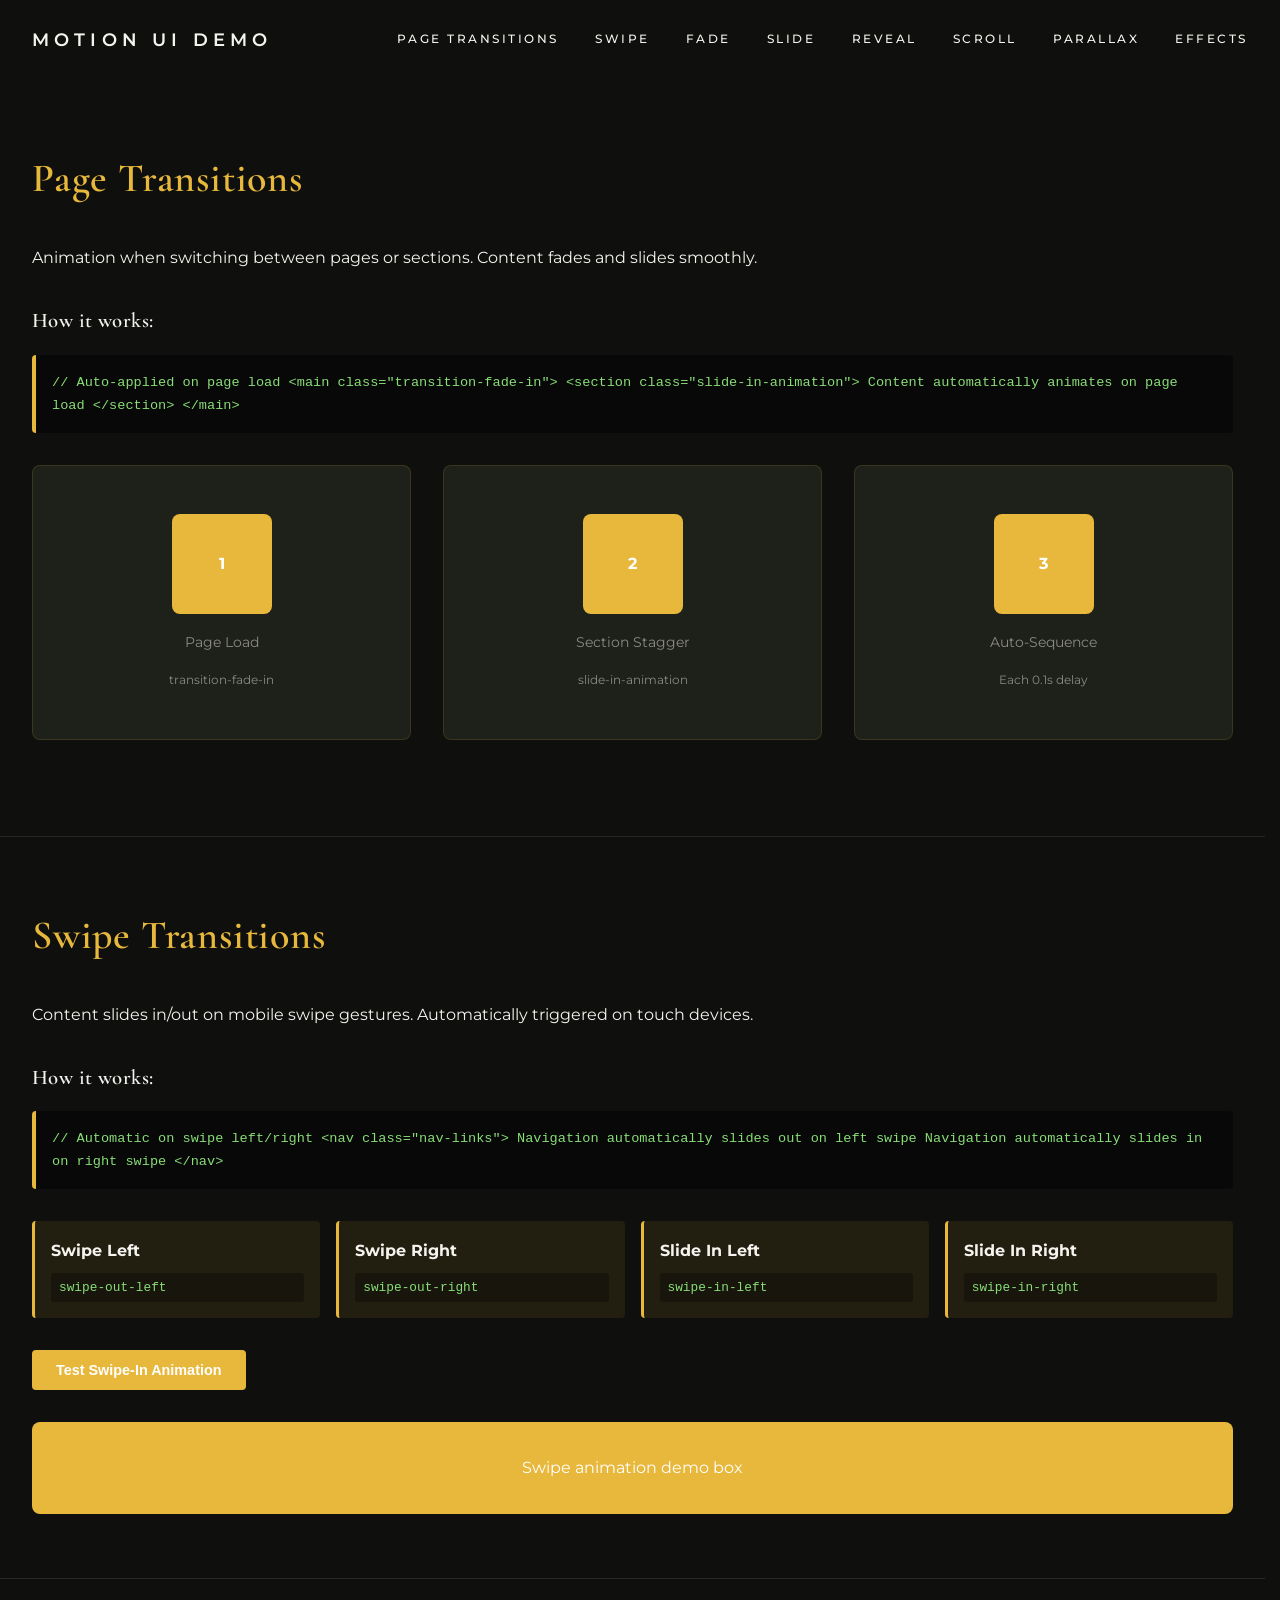
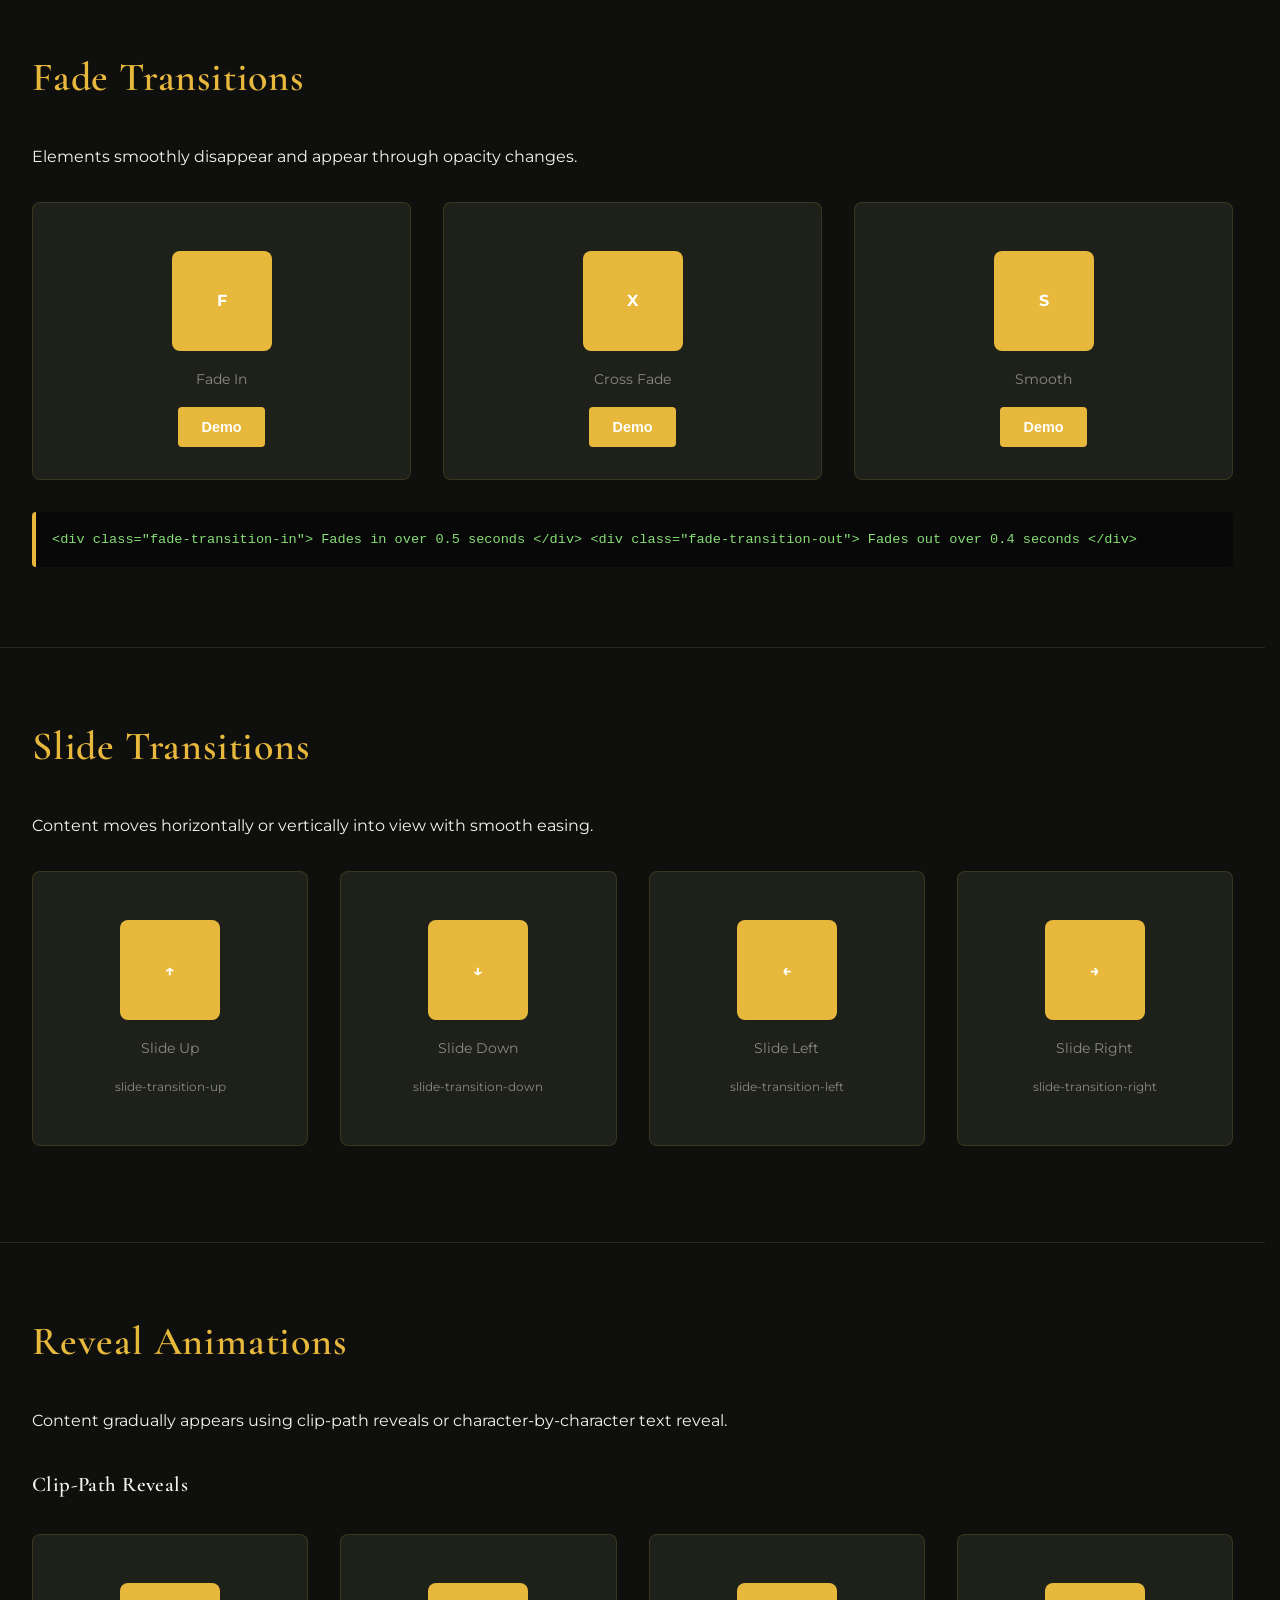
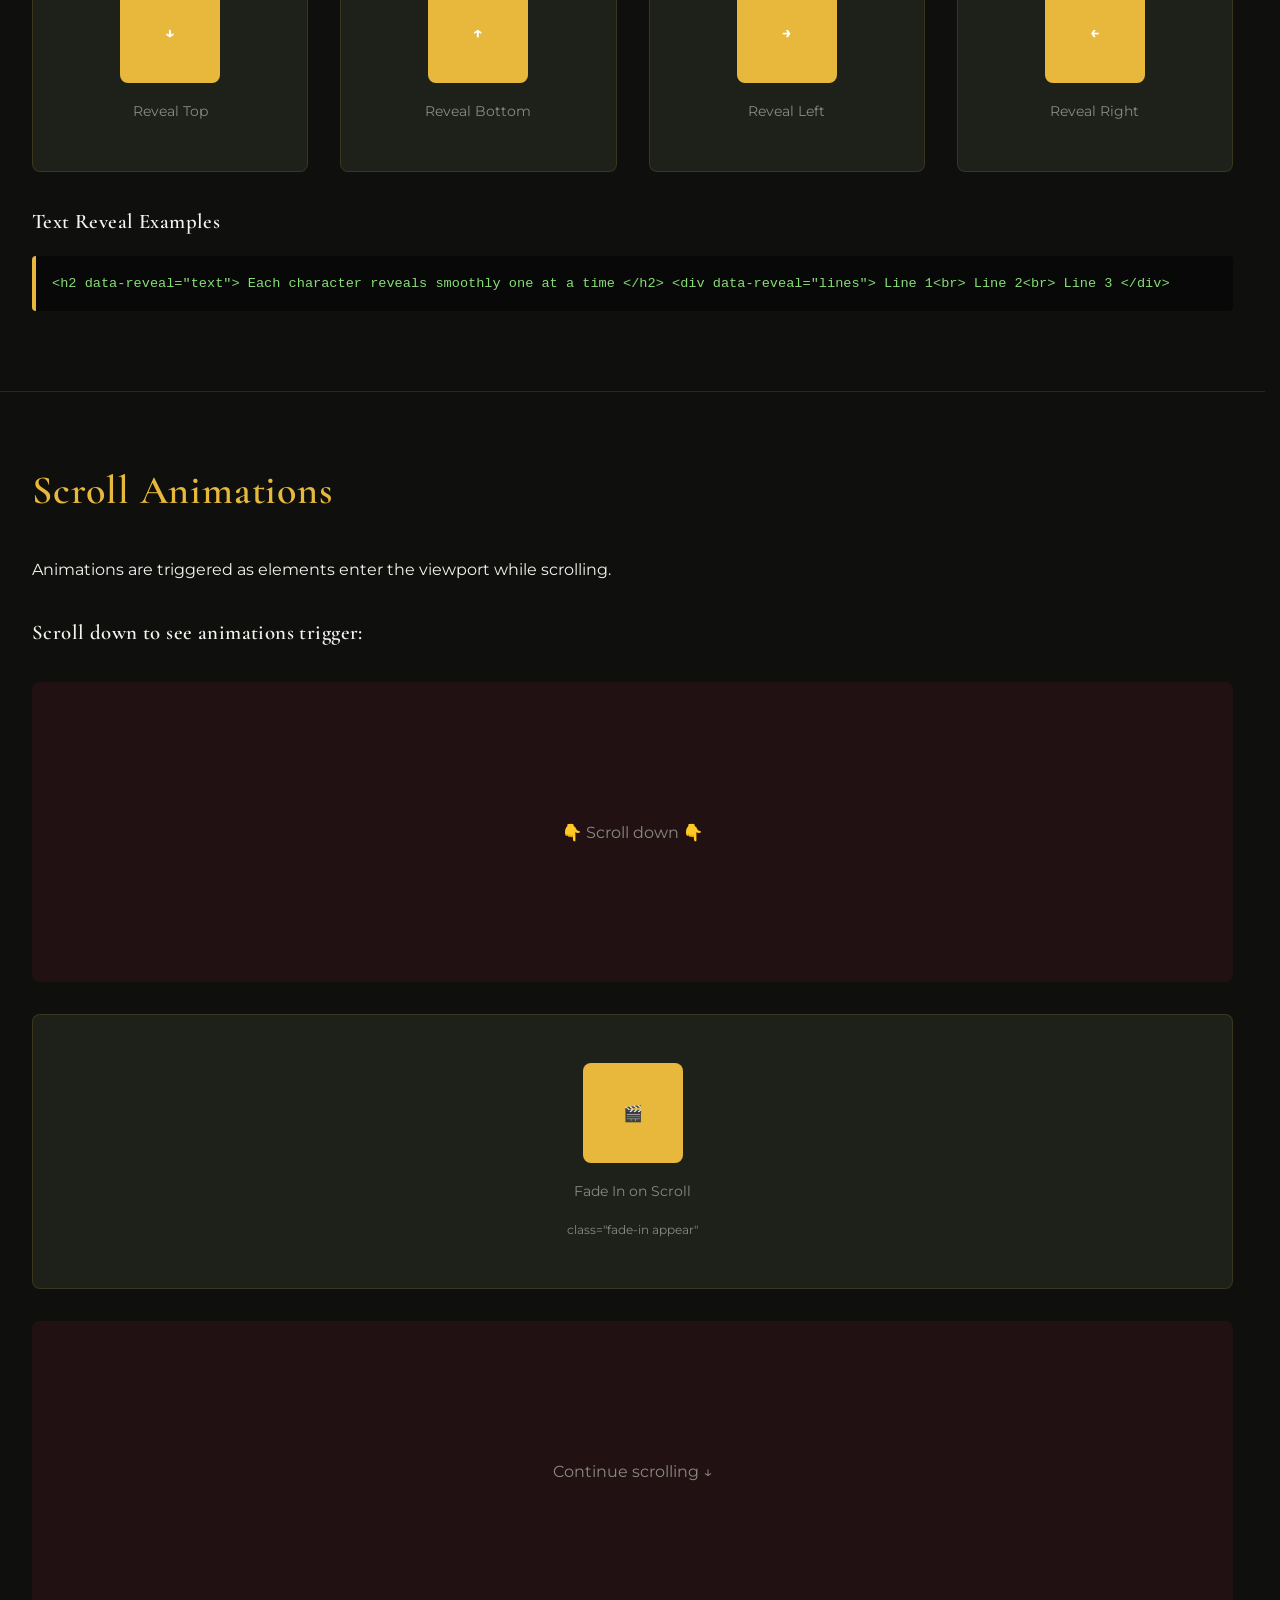
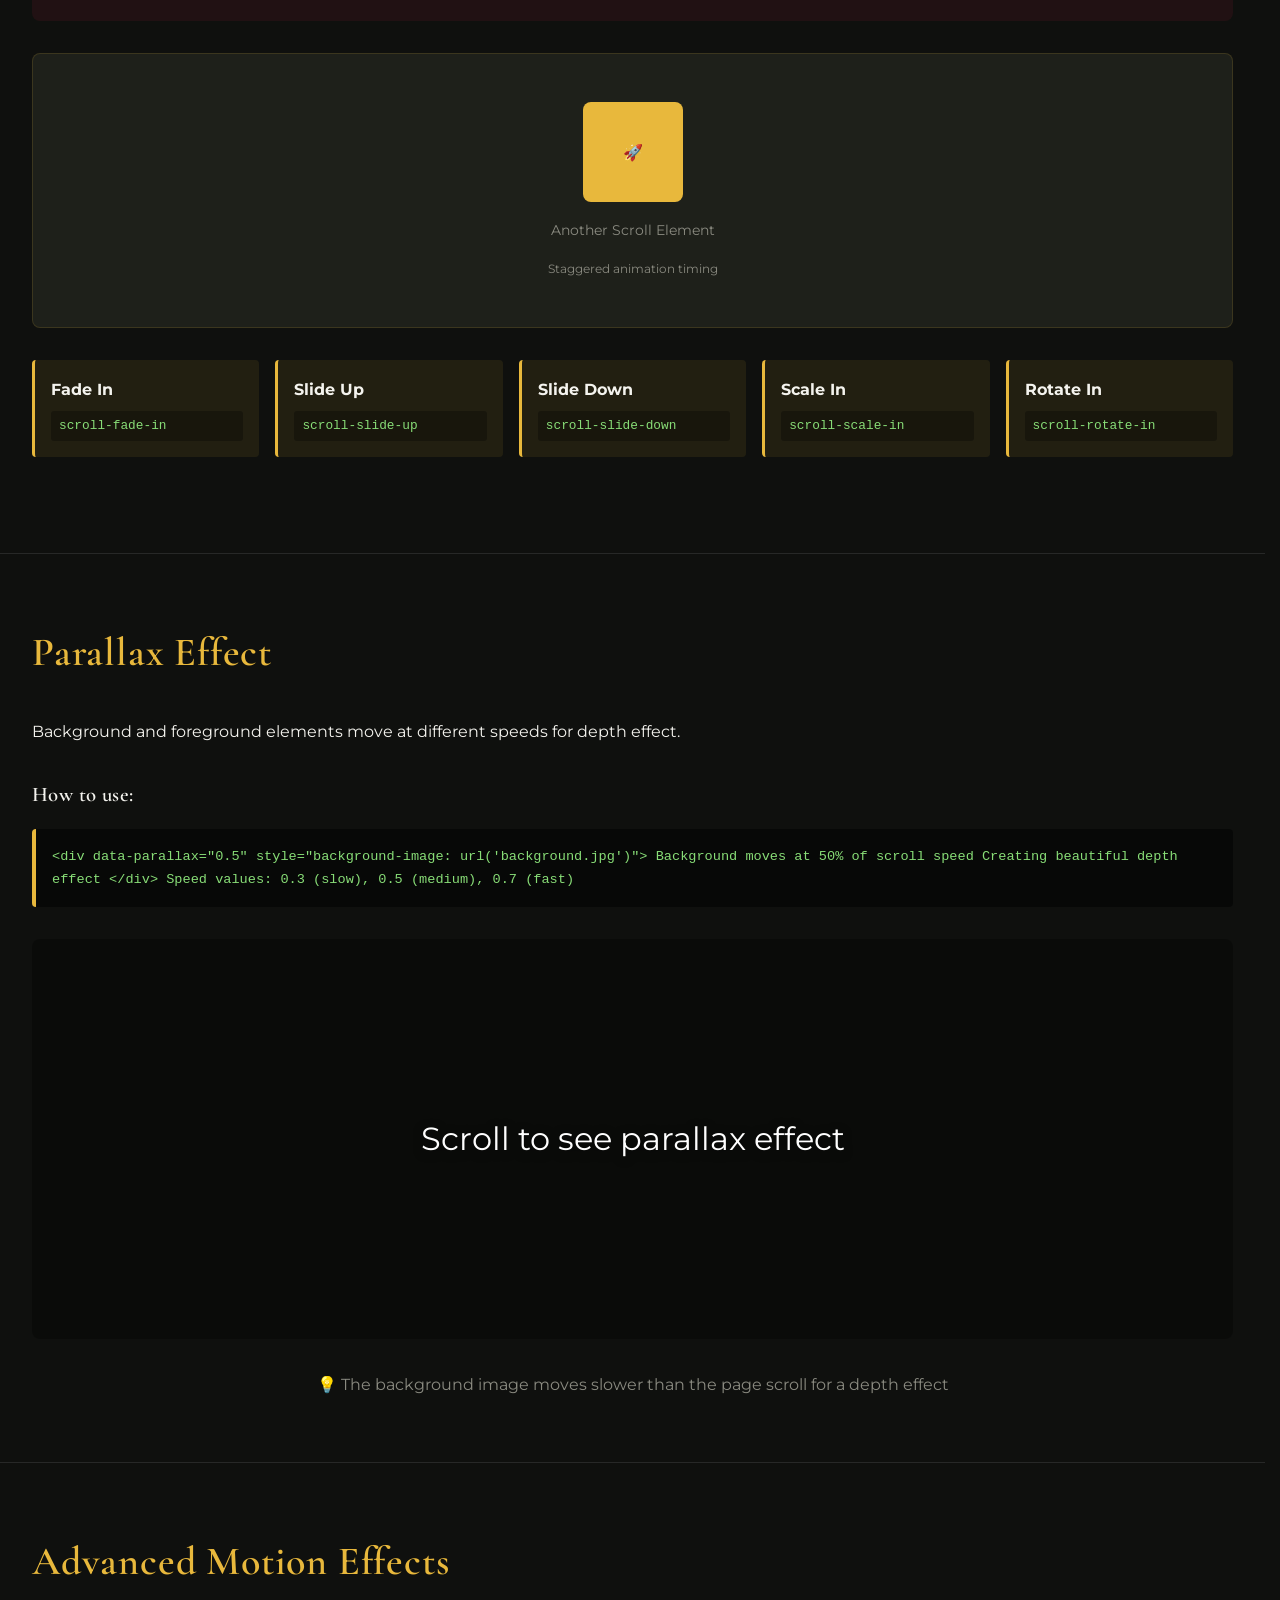
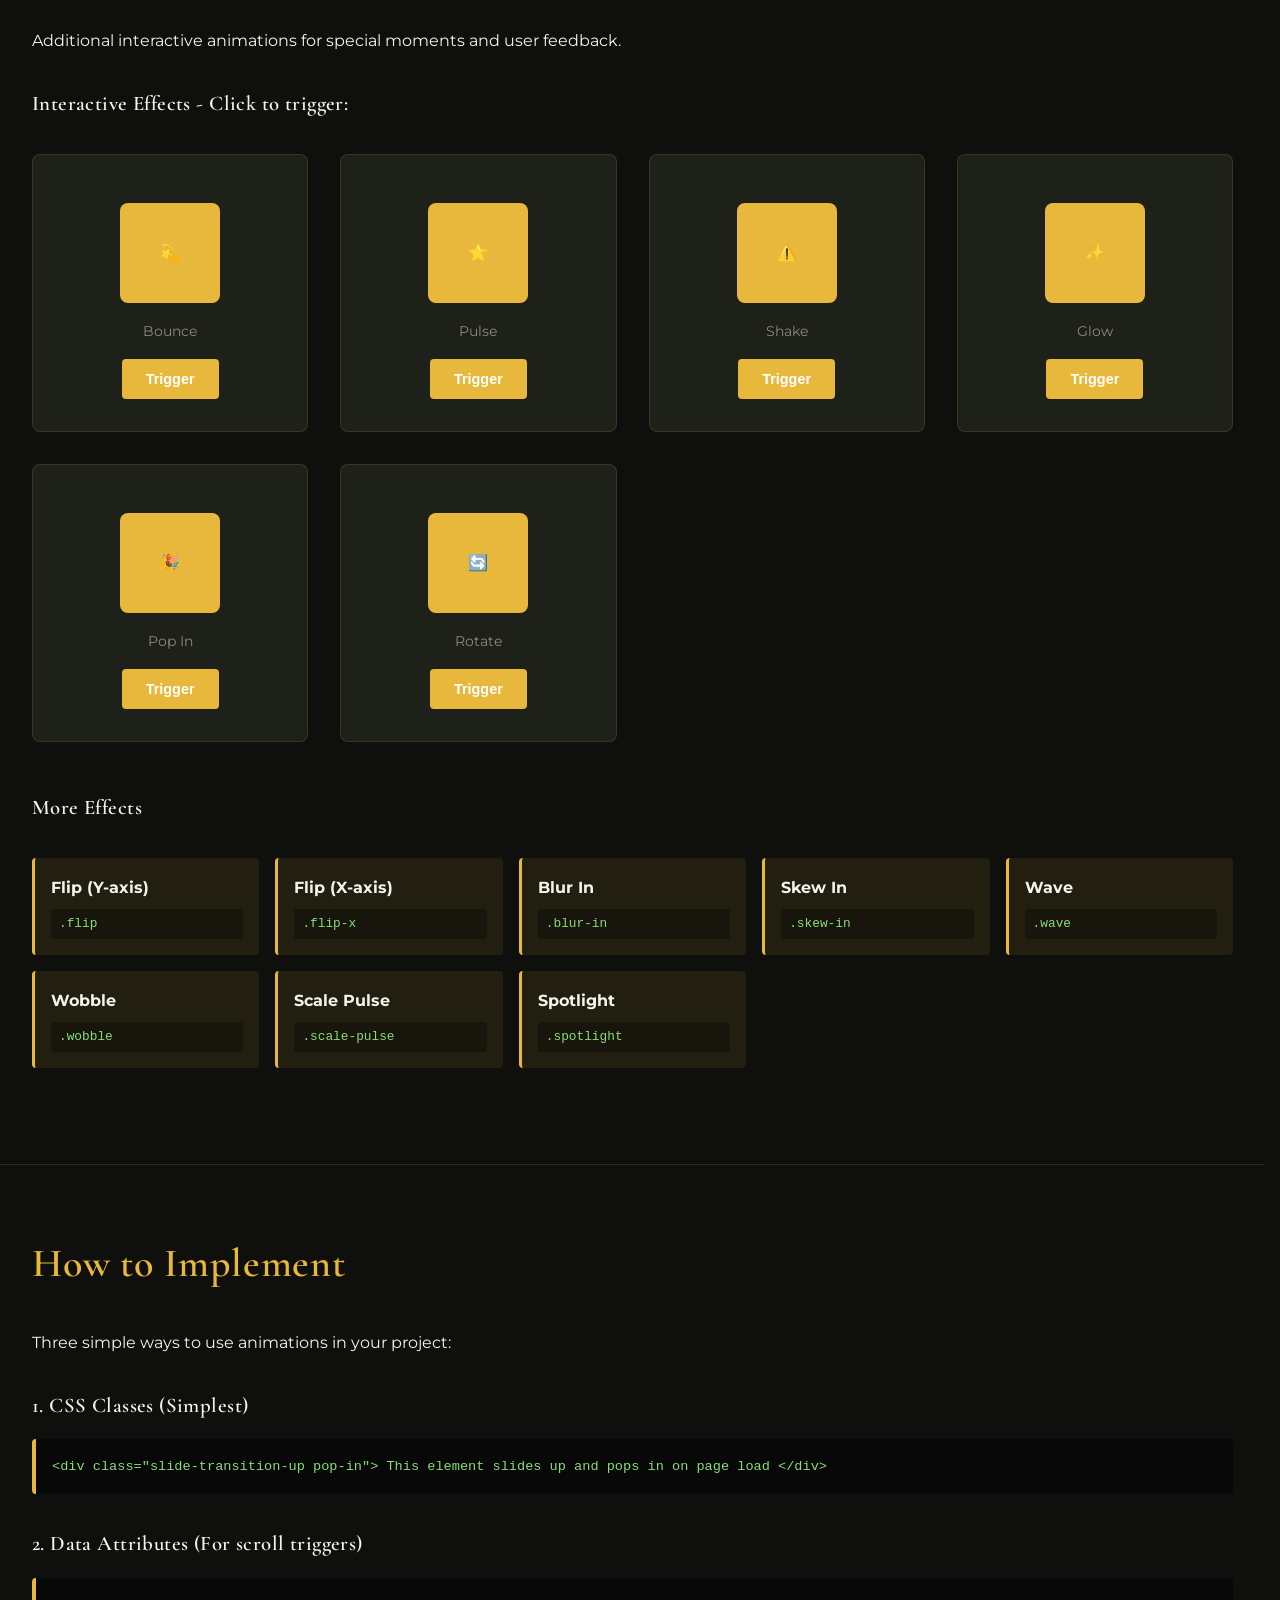
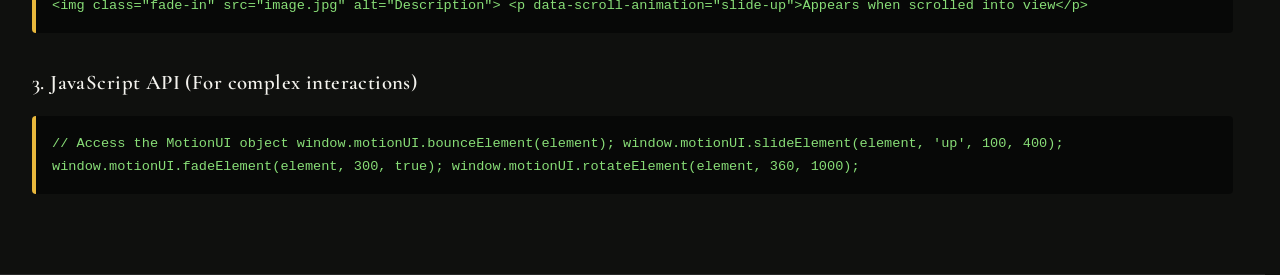
<file: motion-ui-demo.html>
<!DOCTYPE html>
<html lang="en">
<head>
    <meta charset="UTF-8">
    <meta name="viewport" content="width=device-width, initial-scale=1.0">
    <title>Motion UI - Animation Showcase</title>
    <link href="https://fonts.googleapis.com/css2?family=Cormorant+Garamond:ital,wght@0,500;0,600;0,700;1,500&family=Montserrat:wght@300;400;500;600;700&display=swap" rel="stylesheet">
    <link rel="stylesheet" href="css/style.css">
    <style>
        body {
            padding-top: 80px;
        }
        
        .demo-section {
            padding: 4rem 2rem;
            border-bottom: 1px solid rgba(255,255,255,0.1);
        }
        
        .demo-section h2 {
            font-size: 2.5rem;
            margin-bottom: 2rem;
            color: var(--accent-gold);
        }
        
        .demo-section h3 {
            font-size: 1.3rem;
            margin-top: 2rem;
            margin-bottom: 1rem;
            color: var(--text-main);
        }
        
        .demo-grid {
            display: grid;
            grid-template-columns: repeat(auto-fit, minmax(250px, 1fr));
            gap: 2rem;
            margin: 2rem 0;
        }
        
        .demo-card {
            background: var(--bg-card);
            border: 1px solid var(--glass-border);
            padding: 2rem;
            border-radius: 8px;
            text-align: center;
            cursor: pointer;
            transition: all 0.3s ease;
        }
        
        .demo-card:hover {
            border-color: var(--accent-gold);
            transform: translateY(-5px);
        }
        
        .demo-card p {
            margin-bottom: 1rem;
            color: var(--text-muted);
            font-size: 0.9rem;
        }
        
        .demo-button {
            background: var(--primary-color);
            color: white;
            border: none;
            padding: 0.75rem 1.5rem;
            border-radius: 4px;
            cursor: pointer;
            font-weight: 600;
            font-size: 0.9rem;
            transition: all 0.3s ease;
        }
        
        .demo-button:hover {
            background: var(--primary-hover);
        }
        
        .demo-element {
            width: 100px;
            height: 100px;
            background: linear-gradient(135deg, var(--primary-color), var(--accent-gold));
            border-radius: 8px;
            margin: 1rem auto;
            display: flex;
            align-items: center;
            justify-content: center;
            color: white;
            font-weight: bold;
        }
        
        .code-block {
            background: rgba(0,0,0,0.5);
            border-left: 4px solid var(--accent-gold);
            padding: 1rem;
            margin: 1rem 0;
            border-radius: 4px;
            font-family: 'Courier New', monospace;
            font-size: 0.85rem;
            overflow-x: auto;
            color: #88dd77;
        }
        
        .parallax-demo {
            height: 400px;
            background: url('images/story-wing-platter.png') center/cover;
            position: relative;
            overflow: hidden;
            margin: 2rem 0;
            border-radius: 8px;
        }
        
        .parallax-overlay {
            position: absolute;
            width: 100%;
            height: 100%;
            background: rgba(0,0,0,0.3);
            display: flex;
            align-items: center;
            justify-content: center;
        }
        
        .parallax-text {
            font-size: 2rem;
            color: white;
            text-shadow: 0 2px 10px rgba(0,0,0,0.5);
            z-index: 10;
        }
        
        .animation-list {
            display: grid;
            grid-template-columns: repeat(auto-fit, minmax(200px, 1fr));
            gap: 1rem;
            margin: 2rem 0;
        }
        
        .animation-item {
            background: rgba(201,162,39,0.1);
            border-left: 3px solid var(--accent-gold);
            padding: 1rem;
            border-radius: 4px;
        }
        
        .animation-item code {
            color: #88dd77;
            background: rgba(0,0,0,0.3);
            padding: 0.25rem 0.5rem;
            border-radius: 3px;
            display: block;
            margin-top: 0.5rem;
            font-size: 0.8rem;
            overflow-x: auto;
        }
    </style>
</head>
<body>
    <nav id="navbar">
        <div class="container nav-container">
            <div class="logo">Motion UI Demo</div>
            <div class="nav-links">
                <a href="#transitions">Page Transitions</a>
                <a href="#swipe">Swipe</a>
                <a href="#fade">Fade</a>
                <a href="#slide">Slide</a>
                <a href="#reveal">Reveal</a>
                <a href="#scroll">Scroll</a>
                <a href="#parallax">Parallax</a>
                <a href="#effects">Effects</a>
            </div>
        </div>
    </nav>

    <main>
        <!-- PAGE TRANSITIONS -->
        <section id="transitions" class="demo-section transition-fade-in">
            <h2 class="slide-transition-up">Page Transitions</h2>
            <p>Animation when switching between pages or sections. Content fades and slides smoothly.</p>
            
            <h3>How it works:</h3>
            <div class="code-block">
// Auto-applied on page load
&lt;main class="transition-fade-in"&gt;
    &lt;section class="slide-in-animation"&gt;
        Content automatically animates on page load
    &lt;/section&gt;
&lt;/main&gt;
            </div>
            
            <div class="demo-grid">
                <div class="demo-card slide-transition-up" style="animation-delay: 0s;">
                    <div class="demo-element">1</div>
                    <p>Page Load</p>
                    <p style="font-size: 0.75rem; color: var(--text-muted);">transition-fade-in</p>
                </div>
                <div class="demo-card slide-transition-up" style="animation-delay: 0.1s;">
                    <div class="demo-element">2</div>
                    <p>Section Stagger</p>
                    <p style="font-size: 0.75rem; color: var(--text-muted);">slide-in-animation</p>
                </div>
                <div class="demo-card slide-transition-up" style="animation-delay: 0.2s;">
                    <div class="demo-element">3</div>
                    <p>Auto-Sequence</p>
                    <p style="font-size: 0.75rem; color: var(--text-muted);">Each 0.1s delay</p>
                </div>
            </div>
        </section>

        <!-- SWIPE TRANSITIONS -->
        <section id="swipe" class="demo-section">
            <h2 class="slide-transition-up">Swipe Transitions</h2>
            <p>Content slides in/out on mobile swipe gestures. Automatically triggered on touch devices.</p>
            
            <h3>How it works:</h3>
            <div class="code-block">
// Automatic on swipe left/right
&lt;nav class="nav-links"&gt;
    Navigation automatically slides out on left swipe
    Navigation automatically slides in on right swipe
&lt;/nav&gt;
            </div>
            
            <div class="animation-list">
                <div class="animation-item">
                    <strong>Swipe Left</strong>
                    <code>swipe-out-left</code>
                </div>
                <div class="animation-item">
                    <strong>Swipe Right</strong>
                    <code>swipe-out-right</code>
                </div>
                <div class="animation-item">
                    <strong>Slide In Left</strong>
                    <code>swipe-in-left</code>
                </div>
                <div class="animation-item">
                    <strong>Slide In Right</strong>
                    <code>swipe-in-right</code>
                </div>
            </div>
            
            <button class="demo-button" onclick="
                const el = document.querySelector('.swipe-demo');
                el.classList.add('swipe-in-right');
                setTimeout(() => el.classList.remove('swipe-in-right'), 400);
            ">Test Swipe-In Animation</button>
            
            <div class="swipe-demo" style="margin-top: 2rem; background: linear-gradient(135deg, var(--primary-color), var(--accent-gold)); padding: 2rem; border-radius: 8px; text-align: center; color: white;">
                Swipe animation demo box
            </div>
        </section>

        <!-- FADE TRANSITIONS -->
        <section id="fade" class="demo-section">
            <h2 class="slide-transition-up">Fade Transitions</h2>
            <p>Elements smoothly disappear and appear through opacity changes.</p>
            
            <div class="demo-grid">
                <div class="demo-card fade-transition-in" style="animation-delay: 0s;">
                    <div class="demo-element">F</div>
                    <p>Fade In</p>
                    <button class="demo-button" onclick="this.parentElement.parentElement.classList.add('fade-transition-out'); setTimeout(() => this.parentElement.parentElement.classList.remove('fade-transition-out'), 400);">Demo</button>
                </div>
                <div class="demo-card fade-transition-in" style="animation-delay: 0.1s;">
                    <div class="demo-element">X</div>
                    <p>Cross Fade</p>
                    <button class="demo-button" onclick="alert('Cross-fade between elements');">Demo</button>
                </div>
                <div class="demo-card fade-transition-in" style="animation-delay: 0.2s;">
                    <div class="demo-element">S</div>
                    <p>Smooth</p>
                    <button class="demo-button" onclick="alert('Smooth opacity transition');">Demo</button>
                </div>
            </div>
            
            <div class="code-block">
&lt;div class="fade-transition-in"&gt;
    Fades in over 0.5 seconds
&lt;/div&gt;

&lt;div class="fade-transition-out"&gt;
    Fades out over 0.4 seconds
&lt;/div&gt;
            </div>
        </section>

        <!-- SLIDE TRANSITIONS -->
        <section id="slide" class="demo-section">
            <h2 class="slide-transition-up">Slide Transitions</h2>
            <p>Content moves horizontally or vertically into view with smooth easing.</p>
            
            <div class="demo-grid">
                <div class="slide-transition-up">
                    <div class="demo-card">
                        <div class="demo-element">↑</div>
                        <p>Slide Up</p>
                        <p style="font-size: 0.75rem; color: var(--text-muted);">slide-transition-up</p>
                    </div>
                </div>
                <div class="slide-transition-down">
                    <div class="demo-card">
                        <div class="demo-element">↓</div>
                        <p>Slide Down</p>
                        <p style="font-size: 0.75rem; color: var(--text-muted);">slide-transition-down</p>
                    </div>
                </div>
                <div class="slide-transition-left">
                    <div class="demo-card">
                        <div class="demo-element">←</div>
                        <p>Slide Left</p>
                        <p style="font-size: 0.75rem; color: var(--text-muted);">slide-transition-left</p>
                    </div>
                </div>
                <div class="slide-transition-right">
                    <div class="demo-card">
                        <div class="demo-element">→</div>
                        <p>Slide Right</p>
                        <p style="font-size: 0.75rem; color: var(--text-muted);">slide-transition-right</p>
                    </div>
                </div>
            </div>
        </section>

        <!-- REVEAL ANIMATIONS -->
        <section id="reveal" class="demo-section">
            <h2 class="slide-transition-up">Reveal Animations</h2>
            <p>Content gradually appears using clip-path reveals or character-by-character text reveal.</p>
            
            <h3>Clip-Path Reveals</h3>
            <div class="demo-grid">
                <div class="demo-card reveal-top">
                    <div class="demo-element">↓</div>
                    <p>Reveal Top</p>
                </div>
                <div class="demo-card reveal-bottom">
                    <div class="demo-element">↑</div>
                    <p>Reveal Bottom</p>
                </div>
                <div class="demo-card reveal-left">
                    <div class="demo-element">→</div>
                    <p>Reveal Left</p>
                </div>
                <div class="demo-card reveal-right">
                    <div class="demo-element">←</div>
                    <p>Reveal Right</p>
                </div>
            </div>
            
            <h3>Text Reveal Examples</h3>
            <div class="code-block">
&lt;h2 data-reveal="text"&gt;
    Each character reveals smoothly one at a time
&lt;/h2&gt;

&lt;div data-reveal="lines"&gt;
    Line 1&lt;br&gt;
    Line 2&lt;br&gt;
    Line 3
&lt;/div&gt;
            </div>
        </section>

        <!-- SCROLL ANIMATIONS -->
        <section id="scroll" class="demo-section">
            <h2 class="slide-transition-up">Scroll Animations</h2>
            <p>Animations are triggered as elements enter the viewport while scrolling.</p>
            
            <h3>Scroll down to see animations trigger:</h3>
            
            <div style="height: 300px; display: flex; align-items: center; justify-content: center; background: rgba(196,30,58,0.1); border-radius: 8px; margin: 2rem 0;">
                <p style="text-align: center; color: var(--text-muted);">👇 Scroll down 👇</p>
            </div>
            
            <div class="fade-in appear">
                <div class="demo-card">
                    <div class="demo-element">🎬</div>
                    <p>Fade In on Scroll</p>
                    <p style="font-size: 0.75rem; color: var(--text-muted);">class="fade-in appear"</p>
                </div>
            </div>
            
            <div style="height: 300px; display: flex; align-items: center; justify-content: center; background: rgba(196,30,58,0.1); border-radius: 8px; margin: 2rem 0;">
                <p style="text-align: center; color: var(--text-muted);">Continue scrolling ↓</p>
            </div>
            
            <div class="fade-in appear">
                <div class="demo-card">
                    <div class="demo-element">🚀</div>
                    <p>Another Scroll Element</p>
                    <p style="font-size: 0.75rem; color: var(--text-muted);">Staggered animation timing</p>
                </div>
            </div>
            
            <div class="animation-list">
                <div class="animation-item">
                    <strong>Fade In</strong>
                    <code>scroll-fade-in</code>
                </div>
                <div class="animation-item">
                    <strong>Slide Up</strong>
                    <code>scroll-slide-up</code>
                </div>
                <div class="animation-item">
                    <strong>Slide Down</strong>
                    <code>scroll-slide-down</code>
                </div>
                <div class="animation-item">
                    <strong>Scale In</strong>
                    <code>scroll-scale-in</code>
                </div>
                <div class="animation-item">
                    <strong>Rotate In</strong>
                    <code>scroll-rotate-in</code>
                </div>
            </div>
        </section>

        <!-- PARALLAX EFFECT -->
        <section id="parallax" class="demo-section">
            <h2 class="slide-transition-up">Parallax Effect</h2>
            <p>Background and foreground elements move at different speeds for depth effect.</p>
            
            <h3>How to use:</h3>
            <div class="code-block">
&lt;div data-parallax="0.5" 
     style="background-image: url('background.jpg')"&gt;
    Background moves at 50% of scroll speed
    Creating beautiful depth effect
&lt;/div&gt;

Speed values: 0.3 (slow), 0.5 (medium), 0.7 (fast)
            </div>
            
            <div class="parallax-demo" style="background-image: linear-gradient(rgba(0,0,0,0.3), rgba(0,0,0,0.3)), url('images/story-wing-platter.png'); background-attachment: fixed;">
                <div class="parallax-overlay">
                    <div class="parallax-text">
                        Scroll to see parallax effect
                    </div>
                </div>
            </div>
            
            <p style="text-align: center; color: var(--text-muted); margin-top: 2rem;">
                💡 The background image moves slower than the page scroll for a depth effect
            </p>
        </section>

        <!-- ADVANCED EFFECTS -->
        <section id="effects" class="demo-section">
            <h2 class="slide-transition-up">Advanced Motion Effects</h2>
            <p>Additional interactive animations for special moments and user feedback.</p>
            
            <h3>Interactive Effects - Click to trigger:</h3>
            <div class="demo-grid">
                <div class="demo-card">
                    <div class="demo-element" id="bounce-demo">💫</div>
                    <p>Bounce</p>
                    <button class="demo-button" onclick="
                        const el = document.getElementById('bounce-demo').parentElement.parentElement;
                        el.classList.add('bounce');
                        setTimeout(() => el.classList.remove('bounce'), 600);
                    ">Trigger</button>
                </div>
                
                <div class="demo-card">
                    <div class="demo-element" id="pulse-demo">⭐</div>
                    <p>Pulse</p>
                    <button class="demo-button" onclick="
                        const el = document.getElementById('pulse-demo').parentElement.parentElement;
                        el.classList.add('pulse');
                        setTimeout(() => el.classList.remove('pulse'), 2000);
                    ">Trigger</button>
                </div>
                
                <div class="demo-card">
                    <div class="demo-element" id="shake-demo">⚠️</div>
                    <p>Shake</p>
                    <button class="demo-button" onclick="
                        const el = document.getElementById('shake-demo').parentElement.parentElement;
                        el.classList.add('shake');
                        setTimeout(() => el.classList.remove('shake'), 400);
                    ">Trigger</button>
                </div>
                
                <div class="demo-card">
                    <div class="demo-element" id="glow-demo">✨</div>
                    <p>Glow</p>
                    <button class="demo-button" onclick="
                        const el = document.getElementById('glow-demo').parentElement.parentElement;
                        el.classList.add('glow');
                        setTimeout(() => el.classList.remove('glow'), 1000);
                    ">Trigger</button>
                </div>
                
                <div class="demo-card">
                    <div class="demo-element" id="pop-demo">🎉</div>
                    <p>Pop In</p>
                    <button class="demo-button" onclick="
                        const el = document.getElementById('pop-demo').parentElement.parentElement;
                        el.classList.add('pop-in');
                        setTimeout(() => el.classList.remove('pop-in'), 400);
                    ">Trigger</button>
                </div>
                
                <div class="demo-card">
                    <div class="demo-element" id="rotate-demo">🔄</div>
                    <p>Rotate</p>
                    <button class="demo-button" onclick="
                        const el = document.getElementById('rotate-demo').parentElement.parentElement;
                        el.classList.add('rotate-360');
                        setTimeout(() => el.classList.remove('rotate-360'), 1000);
                    ">Trigger</button>
                </div>
            </div>
            
            <h3 style="margin-top: 3rem;">More Effects</h3>
            <div class="animation-list">
                <div class="animation-item">
                    <strong>Flip (Y-axis)</strong>
                    <code>.flip</code>
                </div>
                <div class="animation-item">
                    <strong>Flip (X-axis)</strong>
                    <code>.flip-x</code>
                </div>
                <div class="animation-item">
                    <strong>Blur In</strong>
                    <code>.blur-in</code>
                </div>
                <div class="animation-item">
                    <strong>Skew In</strong>
                    <code>.skew-in</code>
                </div>
                <div class="animation-item">
                    <strong>Wave</strong>
                    <code>.wave</code>
                </div>
                <div class="animation-item">
                    <strong>Wobble</strong>
                    <code>.wobble</code>
                </div>
                <div class="animation-item">
                    <strong>Scale Pulse</strong>
                    <code>.scale-pulse</code>
                </div>
                <div class="animation-item">
                    <strong>Spotlight</strong>
                    <code>.spotlight</code>
                </div>
            </div>
        </section>

        <!-- IMPLEMENTATION GUIDE -->
        <section class="demo-section">
            <h2 class="slide-transition-up">How to Implement</h2>
            <p>Three simple ways to use animations in your project:</p>
            
            <h3>1. CSS Classes (Simplest)</h3>
            <div class="code-block">
&lt;div class="slide-transition-up pop-in"&gt;
    This element slides up and pops in on page load
&lt;/div&gt;
            </div>
            
            <h3>2. Data Attributes (For scroll triggers)</h3>
            <div class="code-block">
&lt;img class="fade-in" src="image.jpg" alt="Description"&gt;
&lt;p data-scroll-animation="slide-up"&gt;Appears when scrolled into view&lt;/p&gt;
            </div>
            
            <h3>3. JavaScript API (For complex interactions)</h3>
            <div class="code-block">
// Access the MotionUI object
window.motionUI.bounceElement(element);
window.motionUI.slideElement(element, 'up', 100, 400);
window.motionUI.fadeElement(element, 300, true);
window.motionUI.rotateElement(element, 360, 1000);
            </div>
        </section>
    </main>

    <!-- Include Motion UI System -->
    <script src="js/animations.js"></script>
    <script src="js/main.js"></script>
    
    <script>
        // Demo-specific enhancements
        document.addEventListener('DOMContentLoaded', () => {
            // Highlight active section in nav
            const sections = document.querySelectorAll('section[id]');
            const navLinks = document.querySelectorAll('.nav-links a');
            
            window.addEventListener('scroll', () => {
                let current = '';
                
                sections.forEach(section => {
                    const sectionTop = section.offsetTop;
                    const sectionHeight = section.clientHeight;
                    if (pageYOffset >= sectionTop - 200) {
                        current = section.getAttribute('id');
                    }
                });
                
                navLinks.forEach(link => {
                    link.classList.remove('active');
                    if (link.getAttribute('href') === '#' + current) {
                        link.classList.add('active');
                    }
                });
            }, { passive: true });
        });
    </script>
</body>
</html>
</file>
<file: css/style.css>
/* Premium CSS using variables and modern layout techniques */

:root {
    --primary-color: #E8B83C;
    --primary-hover: #d4a52a;
    --navbar-height: calc(1.5rem + 120px + 1.5rem);
    --accent-gold: #E8B83C;
    --bg-dark: #0F100E;
    --bg-cream: #171916;
    --bg-card: #1E201A;
    --text-main: #F4F3EE;
    --text-dark: #F4F3EE;
    --text-muted: #8A8A80;
    --text-muted-dark: #8A8A80;
    --glass-bg: rgba(15, 16, 14, 0.95);
    --glass-border: rgba(232, 184, 60, 0.14);
    --transition-speed: 0.3s;
    --font-display: 'Cormorant Garamond', Georgia, serif;
    --font-body: 'Montserrat', sans-serif;
}

/* ===== ANIMATIONS & TRANSITIONS ===== */
@keyframes fadeIn {
    from {
        opacity: 0;
    }
    to {
        opacity: 1;
    }
}

@keyframes fadeOut {
    from {
        opacity: 1;
    }
    to {
        opacity: 0;
    }
}

@keyframes slideInLeft {
    from {
        opacity: 0;
        transform: translateX(-100px);
    }
    to {
        opacity: 1;
        transform: translateX(0);
    }
}

@keyframes slideInRight {
    from {
        opacity: 0;
        transform: translateX(100px);
    }
    to {
        opacity: 1;
        transform: translateX(0);
    }
}

@keyframes slideInUp {
    from {
        opacity: 0;
        transform: translateY(100px);
    }
    to {
        opacity: 1;
        transform: translateY(0);
    }
}

@keyframes slideInDown {
    from {
        opacity: 0;
        transform: translateY(-100px);
    }
    to {
        opacity: 1;
        transform: translateY(0);
    }
}

@keyframes slideOutLeft {
    from {
        opacity: 1;
        transform: translateX(0);
    }
    to {
        opacity: 0;
        transform: translateX(-100px);
    }
}

@keyframes slideOutRight {
    from {
        opacity: 1;
        transform: translateX(0);
    }
    to {
        opacity: 0;
        transform: translateX(100px);
    }
}

@keyframes revealUp {
    from {
        opacity: 0;
        clip-path: inset(100% 0 0 0);
    }
    to {
        opacity: 1;
        clip-path: inset(0 0 0 0);
    }
}

@keyframes swipeLeft {
    from {
        transform: translateX(100%);
    }
    to {
        transform: translateX(0);
    }
}

@keyframes swipeRight {
    from {
        transform: translateX(-100%);
    }
    to {
        transform: translateX(0);
    }
}

@keyframes pulse {
    0%, 100% {
        opacity: 1;
    }
    50% {
        opacity: 0.5;
    }
}

@keyframes scaleIn {
    from {
        opacity: 0;
        transform: scale(0.9);
    }
    to {
        opacity: 1;
        transform: scale(1);
    }
}

@keyframes bounce {
    0%, 100% {
        transform: translateY(0);
    }
    50% {
        transform: translateY(-10px);
    }
}

/* Animation Utility Classes */
.animate-fade-in {
    animation: fadeIn 0.8s ease-out;
}

.animate-fade-out {
    animation: fadeOut 0.6s ease-out;
}

.animate-slide-in-left {
    animation: slideInLeft 0.8s ease-out;
}

.animate-slide-in-right {
    animation: slideInRight 0.8s ease-out;
}

.animate-slide-in-up {
    animation: slideInUp 0.8s ease-out;
}

.animate-slide-in-down {
    animation: slideInDown 0.8s ease-out;
}

.animate-slide-out-left {
    animation: slideOutLeft 0.6s ease-out;
}

.animate-slide-out-right {
    animation: slideOutRight 0.6s ease-out;
}

.animate-reveal-up {
    animation: revealUp 1s ease-out;
}

.animate-swipe-left {
    animation: swipeLeft 0.7s cubic-bezier(0.34, 1.56, 0.64, 1);
}

.animate-swipe-right {
    animation: swipeRight 0.7s cubic-bezier(0.34, 1.56, 0.64, 1);
}

.animate-scale-in {
    animation: scaleIn 0.6s ease-out;
}

.animate-bounce {
    animation: bounce 2s infinite;
}

.animate-pulse {
    animation: pulse 2s infinite;
}

/* Staggered animations for multiple elements */
.animate-stagger > * {
    animation: slideInUp 0.8s ease-out;
}

* {
    margin: 0;
    padding: 0;
    box-sizing: border-box;
}

html {
    scroll-behavior: smooth;
}

body {
    font-family: var(--font-body);
    background-color: var(--bg-dark);
    color: var(--text-main);
    line-height: 1.7;
    overflow-x: hidden;
    font-weight: 400;
    opacity: 0;
    transition: opacity 0.15s ease;
}

body.page-loaded {
    opacity: 1;
}


html {
    scrollbar-gutter: stable;
}

body.modal-open {
    overflow: hidden;
}

a {
    text-decoration: none;
    color: var(--text-main);
    transition: color var(--transition-speed);
}

.container {
    max-width: 1320px;
    margin: 0 auto;
    padding: 0 2rem;
}

/* Typography */
h1,
h2,
h3,
h4 {
    font-family: var(--font-display);
    font-weight: 600;
    letter-spacing: 0.02em;
}

/* Navbar */
#navbar {
    position: fixed;
    top: 0;
    width: 100%;
    z-index: 1000;
    background: transparent;
    padding: 1.5rem 0;
    opacity: 1;
    box-shadow: none;
    transition: background 0.4s ease, padding 0.4s ease, backdrop-filter 0.4s ease, transform 0.28s ease-in-out, box-shadow 0.28s ease-in-out, opacity 0.28s ease-in-out;
    min-height: var(--navbar-height);
    transform: translateY(0);
    will-change: transform, opacity;
}

/* Offset page hero/title so it doesn't sit under the fixed navbar */
.page-hero {
    margin-top: var(--navbar-height);
}

/* Ensure sections like the menu are pushed below the fixed navbar */
.menu-template {
    padding-top: calc(var(--navbar-height) + 1rem);
}

@media (max-width: 768px) {
    .menu-template {
        padding-top: calc(var(--navbar-height) + 0.5rem);
    }
}

#navbar.nav-hidden {
    transform: translateY(-110%);
    opacity: 0;
    pointer-events: none;
}

#navbar.nav-visible {
    transform: translateY(0);
    opacity: 1;
    pointer-events: auto;
}

#navbar.nav-visible:hover {
    transform: translateY(0);
    transition-duration: 0.18s;
}

#navbar, #navbar .logo-image {
    transition: transform 0.28s ease-in-out, opacity 0.28s ease-in-out, box-shadow 0.28s ease-in-out;
}

#navbar.nav-hidden .logo-image {
    opacity: 0;
    transform: scale(0.96);
}

#navbar.scrolled {
    background: transparent;
    padding: 1.5rem 0;
}

.nav-container {
    display: flex;
    justify-content: space-between;
    align-items: center;
}

.logo {
    font-family: var(--font-body);
    font-size: 1.15rem;
    font-weight: 600;
    letter-spacing: 0.28em;
    text-transform: uppercase;
}

.logo span {
    color: var(--accent-gold);
}

.logo-image {
    height: 120px;
    width: 120px;
    max-width: 100%;
    display: block;
    object-fit: contain;
    image-rendering: crisp-edges;
    border-radius: 50%;
    background: transparent;
}

#navbar.scrolled .logo-image {
    height: 120px;
    width: 120px;
}

.nav-links {
    display: flex;
    align-items: center;
    gap: 2.25rem;
}

.nav-links a,
.nav-link-btn,
.footer-link-btn {
    font-weight: 500;
    font-size: 0.72rem;
    letter-spacing: 0.22em;
    text-transform: uppercase;
    position: relative;
    background: none;
    border: none;
    color: var(--text-main);
    cursor: pointer;
    font-family: inherit;
    padding: 0;
}

.nav-links a::after,
.nav-link-btn::after {
    content: '';
    position: absolute;
    bottom: -6px;
    left: 0;
    width: 0;
    height: 1px;
    background: var(--accent-gold);
    transition: width var(--transition-speed) ease;
}

.nav-links a:hover::after,
.nav-link-btn:hover::after {
    width: 100%;
}

.hamburger {
    display: none;
    cursor: pointer;
}

.hamburger .bar {
    width: 25px;
    height: 3px;
    background-color: var(--text-main);
    margin: 5px 0;
    transition: all 0.3s ease;
}

/* Hero Section */
.hero {
    min-height: 100vh;
    display: flex;
    align-items: center;
    justify-content: center;
    text-align: center;
    position: relative;
    background: url('../images/hero-bg.png') center/cover no-repeat;
}

.hero-overlay {
    position: absolute;
    inset: 0;
    background: linear-gradient(to bottom, rgba(0, 0, 0, 0.35) 0%, rgba(0, 0, 0, 0.55) 50%, rgba(0, 0, 0, 0.75) 100%);
}

.hero-content {
    max-width: 920px;
    padding: 8rem 2rem 6rem;
    z-index: 1;
    position: relative;
}

.hero-eyebrow {
    font-size: 0.72rem;
    font-weight: 500;
    letter-spacing: 0.35em;
    text-transform: uppercase;
    color: var(--accent-gold);
    margin-bottom: 1.5rem;
}

.hero-content h1 {
    font-size: clamp(3rem, 8vw, 5.5rem);
    margin-bottom: 1.5rem;
    line-height: 1.05;
    color: #fff;
    text-transform: uppercase;
    font-weight: 600;
    text-shadow: 0 2px 24px rgba(0, 0, 0, 0.75);
}

.hero-content h1 span {
    color: var(--accent-gold);
}

.hero-lead {
    font-size: 1rem;
    font-weight: 300;
    color: rgba(255, 255, 255, 0.92);
    margin: 0 auto 2.5rem;
    max-width: 640px;
    line-height: 1.85;
    text-shadow: 0 1px 12px rgba(0, 0, 0, 0.7);
}

.hero-actions {
    display: flex;
    flex-wrap: wrap;
    gap: 1rem;
    justify-content: center;
}

.scroll-indicator {
    position: absolute;
    bottom: 2.5rem;
    left: 50%;
    transform: translateX(-50%);
    z-index: 2;
    display: flex;
    flex-direction: column;
    align-items: center;
    gap: 0.75rem;
    color: rgba(255, 255, 255, 0.7);
    font-size: 0.65rem;
    letter-spacing: 0.35em;
    text-transform: uppercase;
}

.scroll-indicator:hover {
    color: #fff;
}

.scroll-line {
    width: 1px;
    height: 48px;
    background: linear-gradient(to bottom, rgba(255, 255, 255, 0.8), transparent);
}

@keyframes scroll-pulse {
    0%, 100% { opacity: 0.4; transform: scaleY(0.85); }
    50% { opacity: 1; transform: scaleY(1); }
}

.btn {
    display: inline-block;
    padding: 0.95rem 2.25rem;
    border: none;
    font: inherit;
    cursor: pointer;
    border-radius: 0;
    font-weight: 600;
    font-size: 0.72rem;
    letter-spacing: 0.2em;
    text-transform: uppercase;
    transition: all var(--transition-speed);
}

.btn-primary {
    background: var(--primary-color);
    color: #0F100E;
    font-weight: 700;
}

.btn-primary:hover {
    background: var(--primary-hover);
    color: #0F100E;
    box-shadow: 0 4px 20px rgba(232, 184, 60, 0.35);
}

.btn-primary:active {
    transform: scale(0.98);
}

.js-open-menu {
    position: relative;
}

.btn-outline {
    background: transparent;
    color: #fff;
    border: 1px solid rgba(255, 255, 255, 0.55);
}

.btn-outline:hover {
    background: rgba(255, 255, 255, 0.1);
    border-color: #fff;
}

.btn-dark {
    background: #0F100E;
    color: #F4F3EE;
    border: 1px solid rgba(255, 255, 255, 0.15);
}

.btn-dark:hover {
    background: #1C1D18;
    border-color: rgba(232, 184, 60, 0.4);
    color: var(--accent-gold);
}

/* Vikings-style split sections */
.home-sections {
    background: var(--bg-dark);
}

.split-section {
    display: grid;
    grid-template-columns: 1fr 1fr;
    min-height: 85vh;
    align-items: stretch;
}

.split-section--light {
    background: var(--bg-cream);
    color: var(--text-dark);
}

.split-media {
    min-height: 360px;
    background-size: cover;
    background-position: center;
}

.split-content {
    display: flex;
    flex-direction: column;
    justify-content: center;
    padding: clamp(3rem, 8vw, 6rem);
    max-width: 560px;
}

.split-section:not(.split-section--light) .split-content {
    margin-left: auto;
}

.split-label {
    font-family: var(--font-body);
    font-size: 0.72rem;
    font-weight: 600;
    letter-spacing: 0.28em;
    text-transform: uppercase;
    margin-bottom: 1.25rem;
    color: var(--accent-gold);
}

.split-section--light .split-label {
    color: var(--accent-gold);
}

.split-content p {
    font-size: 0.95rem;
    font-weight: 300;
    line-height: 1.9;
    margin-bottom: 2rem;
    color: var(--text-muted);
}

.split-section--light .split-content p {
    color: var(--text-muted-dark);
}

.link-arrow {
    font-size: 0.72rem;
    font-weight: 600;
    letter-spacing: 0.2em;
    text-transform: uppercase;
    color: var(--accent-gold);
    border-bottom: 1px solid currentColor;
    padding-bottom: 0.25rem;
    align-self: flex-start;
    transition: opacity 0.3s ease;
}

.split-section--light .link-arrow {
    color: var(--accent-gold);
}

.link-arrow:hover {
    opacity: 0.75;
}

.visit-details {
    list-style: none;
    margin-bottom: 2rem;
    font-size: 0.9rem;
    font-weight: 300;
}

.visit-details li {
    margin-bottom: 0.65rem;
    line-height: 1.6;
}

.visit-details a {
    color: inherit;
    border-bottom: 1px solid rgba(0, 0, 0, 0.2);
}

.split-section:not(.split-section--light) .visit-details a {
    border-bottom-color: rgba(255, 255, 255, 0.25);
}

.promo-banner {
    padding: 7rem 2rem;
    text-align: center;
    background: linear-gradient(rgba(0, 0, 0, 0.7), rgba(0, 0, 0, 0.85)),
        url('../images/combo-snacks-hd.jpg') center/cover no-repeat;
}

.promo-banner-inner h2 {
    font-size: clamp(2rem, 5vw, 3.5rem);
    text-transform: uppercase;
    letter-spacing: 0.06em;
    margin-bottom: 1rem;
    color: #fff;
}

.promo-banner-inner p {
    max-width: 520px;
    margin: 0 auto 2rem;
    font-weight: 300;
    color: rgba(255, 255, 255, 0.8);
}

.subscribe-section {
    padding: 6rem 2rem;
    background: var(--bg-cream);
    color: var(--text-main);
    text-align: center;
}

.subscribe-inner h2 {
    font-size: clamp(2rem, 4vw, 3rem);
    text-transform: uppercase;
    margin-bottom: 0.75rem;
    color: #fff;
}

.subscribe-inner > p {
    font-weight: 300;
    color: var(--text-muted);
    margin-bottom: 2rem;
}

.subscribe-form {
    display: flex;
    flex-wrap: wrap;
    gap: 0;
    max-width: 520px;
    margin: 0 auto;
    border: 1px solid rgba(232, 184, 60, 0.25);
}

.subscribe-form input {
    flex: 1;
    min-width: 200px;
    padding: 1rem 1.25rem;
    border: none;
    font-family: inherit;
    font-size: 0.9rem;
    background: rgba(255, 255, 255, 0.06);
    color: #fff;
}

.subscribe-form .btn {
    border-radius: 0;
}

.subscribe-note {
    margin-top: 1rem;
    font-size: 0.85rem;
    color: var(--primary-color);
    opacity: 0;
    transition: opacity 0.3s ease;
}

.subscribe-note.is-visible {
    opacity: 1;
}

/* Features Section */
.features {
    padding: 6rem 0;
    background: var(--bg-dark);
}

.section-title {
    text-align: center;
    margin-bottom: 4rem;
}

.section-title h2 {
    font-size: 2.5rem;
    margin-bottom: 1rem;
}

.section-title p {
    color: var(--text-muted);
    font-size: 1.1rem;
}

.features-grid {
    display: grid;
    grid-template-columns: repeat(auto-fit, minmax(300px, 1fr));
    gap: 2rem;
}

.feature-card {
    background: var(--bg-card);
    padding: 2.5rem;
    border-radius: 20px;
    text-align: center;
    border: 1px solid var(--glass-border);
}

.feature-card:hover {
    border-color: rgba(255, 69, 0, 0.3);
}

.feature-card .icon {
    font-size: 3rem;
    margin-bottom: 1.5rem;
}

.feature-card h3 {
    margin-bottom: 1rem;
    font-size: 1.5rem;
}

.feature-card p {
    color: var(--text-muted);
}

/* Full menu pop-out overlay */
.menu-popup {
    position: relative;
    inset: auto;
    z-index: auto;
    display: block;
    align-items: initial;
    justify-content: initial;
    padding: 0;
    pointer-events: auto;
    opacity: 1;
    visibility: visible;
    perspective: none;
}

.menu-popup-backdrop {
    display: none;
}

.menu-popup-panel {
    position: relative;
    z-index: auto;
    width: 100%;
    max-height: none;
    overflow: visible;
    border-radius: 0;
    border: none;
    box-shadow: none;
    opacity: 1;
}

.menu-popup-panel .menu-template {
    max-height: none;
    overflow: visible;
    padding: 5.5rem 0 3rem;
}

.menu-popup-close {
    display: none;
}

.menu-popup-close:hover {
    background: var(--primary-color);
    transform: scale(1.05);
}

/* Menu Template Section */
.menu-template {
    padding: 9rem 0 4rem;
    background-color: #121212;
    background-image: linear-gradient(rgba(18, 18, 18, 0.82), rgba(18, 18, 18, 0.94)), url('../images/hero-bg.png');
    background-position: center;
    background-size: cover;
    background-repeat: no-repeat;
}

.menu-page .menu-template > .container {
    opacity: 1;
}

.menu-page .category-card {
    aspect-ratio: auto;
    min-height: 0;
}

/* Remove background image from menu template when inside modal popup */
.menu-popup-panel .menu-template {
    background: none !important;
    padding: 2rem 0 0;
}

/* Hide background during all modal states to prevent flash */
.menu-modal .menu-template {
    background: transparent !important;
    background-image: none !important;
}

.section-title {
    margin-bottom: 2.5rem;
}

.section-title h2 {
    font-size: 2.5rem;
    margin-bottom: 0.5rem;
}

.menu-categories {
    display: flex;
    flex-direction: column;
    gap: 3rem;
    align-items: stretch;
    padding: 0;
    width: 100%;
}

.menu-categories::before {
    display: none;
}

/* Category Sidebar */
.menu-category {
    display: flex;
    flex-direction: column;
    gap: 0;
    width: 100%;
}

.category-card {
    width: 100%;
    aspect-ratio: auto;
    position: relative;
    overflow: visible;
    display: flex;
    align-items: center;
    justify-content: space-between;
    padding: 0 0 1rem 0;
    color: var(--text-main);
    background: transparent;
    border: none;
    border-left: none;
    border-radius: 0;
    cursor: pointer;
    font: inherit;
    text-align: left;
    box-shadow: none;
    margin-bottom: 0;
    font-size: 1.1rem;
    font-weight: 700;
    letter-spacing: 0.08em;
    text-transform: uppercase;
    border-bottom: 2px solid var(--accent-gold);
    transition: color 0.2s ease;
}

.category-card:hover,
.category-card:focus-visible {
    color: var(--accent-gold);
    outline: none;
}

.category-card::after {
    display: none;
}

.category-card img {
    display: none;
}

.category-card-chevron {
    flex-shrink: 0;
    width: 0.6rem;
    height: 0.6rem;
    margin-left: 0.85rem;
    border-right: 2px solid currentColor;
    border-bottom: 2px solid currentColor;
    transform: rotate(45deg);
    transition: transform 0.35s cubic-bezier(0.4, 0, 0.2, 1);
    position: relative;
    top: -3px;
}

.category-card.is-open .category-card-chevron {
    transform: rotate(-135deg);
    top: 3px;
}

.category-card-title {
    position: relative;
    z-index: 1;
    font-size: 1.1rem;
    font-weight: 700;
    line-height: 1.4;
    color: inherit;
    text-shadow: none;
    text-transform: uppercase;
    letter-spacing: 0.08em;
}

/* Product Grid on the Right */
.category-content {
    display: block;
    width: 100%;
    overflow: hidden;
    opacity: 0;
    visibility: hidden;
    max-height: 0;
    transform: translateY(-6px);
    transition:
        opacity 0.15s ease,
        transform 0.15s ease,
        visibility 0s linear 0.15s,
        max-height 0s linear 0.15s;
}

.category-content.is-open {
    opacity: 1;
    visibility: visible;
    max-height: none;
    transform: translateY(0);
    padding-top: 1.25rem;
    transition:
        opacity 0.15s ease,
        transform 0.15s ease,
        visibility 0s linear 0s,
        max-height 0s linear 0s;
}

/* ===== MENU MODAL ===== */
.menu-modal {
    position: fixed;
    inset: 0;
    z-index: 2000;
    display: none;
    align-items: center;
    justify-content: center;
    padding: 1.5rem;
    pointer-events: none;
    opacity: 0;
    transition: opacity 0.22s ease;
}

.menu-modal.is-open {
    pointer-events: auto;
    opacity: 1;
}

.menu-modal-backdrop {
    position: absolute;
    inset: 0;
    background: rgba(0, 0, 0, 0.72);
    backdrop-filter: blur(8px);
    -webkit-backdrop-filter: blur(8px);
}

.menu-modal-panel {
    position: relative;
    width: min(1080px, 100%);
    height: min(90vh, 840px);
    display: grid;
    grid-template-columns: minmax(240px, 0.85fr) minmax(0, 1.35fr);
    overflow: hidden;
    background: #171717;
    border: 1px solid rgba(255, 255, 255, 0.14);
    border-radius: 8px;
    box-shadow: 0 30px 80px rgba(0, 0, 0, 0.65);
    transform: translateY(28px) scale(0.97);
    transition: transform 0.26s ease;
}

.menu-modal.is-open .menu-modal-panel {
    transform: translateY(0) scale(1);
}

.menu-modal-close {
    position: absolute;
    top: 0.85rem;
    right: 0.85rem;
    z-index: 2;
    width: 2.4rem;
    height: 2.4rem;
    display: inline-flex;
    align-items: center;
    justify-content: center;
    color: white;
    background: rgba(0, 0, 0, 0.62);
    border: 1px solid rgba(255, 255, 255, 0.22);
    border-radius: 50%;
    cursor: pointer;
    font-size: 1.6rem;
    line-height: 1;
}

.menu-modal-image {
    min-height: 100%;
    background-position: center;
    background-size: cover;
}

.menu-modal-body {
    min-height: 0;
    display: flex;
    flex-direction: column;
    overflow: hidden;
    padding: 2.75rem;
}

.menu-modal-body h3 {
    flex: 0 0 auto;
    margin-bottom: 1.5rem;
    color: var(--primary-color);
    font-size: 2.35rem;
}

.menu-modal-items {
    min-height: 0;
    overflow-y: auto;
    padding-right: 0.45rem;
}

.menu-modal-items::-webkit-scrollbar {
    width: 0.55rem;
}

.menu-modal-items::-webkit-scrollbar-track {
    background: rgba(255, 255, 255, 0.08);
    border-radius: 999px;
}

.menu-modal-items::-webkit-scrollbar-thumb {
    background: rgba(255, 230, 109, 0.75);
    border-radius: 999px;
}

.menu-grid {
    display: grid;
    grid-template-columns: repeat(auto-fill, minmax(220px, 1fr));
    gap: 1.5rem;
    grid-column: auto;
    width: 100%;
}

.menu-item {
    display: flex;
    flex-direction: column;
    justify-content: space-between;
    align-items: stretch;
    padding: 1.25rem;
    background: var(--bg-card);
    border-radius: 8px;
    border: 1px solid var(--glass-border);
    transition: border-color var(--transition-speed), transform var(--transition-speed);
    overflow: hidden;
    cursor: pointer;
}

/* Disable menu item transitions while modal is animating to prevent glitch */
.menu-modal:not(.is-open) .menu-item,
.menu-modal.is-open .menu-item {
    transition: none !important;
}

.menu-item:hover {
    border-color: var(--accent-gold);
    transform: translateY(-4px);
    transition: border-color var(--transition-speed), transform var(--transition-speed);
}

.menu-item-info {
    padding: 0;
}

.menu-item-info h4 {
    font-size: 1.1rem;
    margin-bottom: 0.3rem;
    font-weight: 700;
}

.menu-item-info p {
    color: var(--text-muted);
    font-size: 0.85rem;
}

.menu-item-price {
    font-size: 1.25rem;
    font-weight: 800;
    color: var(--accent-gold);
    white-space: nowrap;
    padding: 0;
}

.menu-item-footer {
    display: flex;
    justify-content: space-between;
    align-items: center;
    margin-top: 1.25rem;
    width: 100%;
}

.menu-item-eye {
    display: inline-flex;
    align-items: center;
    justify-content: center;
    width: 2.2rem;
    height: 2.2rem;
    border-radius: 50%;
    background: rgba(255, 230, 109, 0.08);
    border: 1px solid rgba(255, 230, 109, 0.25);
    color: var(--accent-gold);
    cursor: pointer;
    position: relative;
    transition: all 0.3s cubic-bezier(0.4, 0, 0.2, 1);
    z-index: 2;
}

.menu-item-eye:hover {
    background: var(--accent-gold);
    color: #121212;
    transform: scale(1.15);
    box-shadow: 0 0 16px rgba(255, 230, 109, 0.5), 0 0 32px rgba(255, 230, 109, 0.15);
    animation: eyePulse 1.5s ease-in-out infinite;
}

.menu-item-eye:active {
    transform: scale(0.9);
    animation: none;
    box-shadow: 0 0 6px rgba(255, 230, 109, 0.6);
    transition: transform 0.1s ease;
}

/* Ripple ring effect on click */
.menu-item-eye::after {
    content: '';
    position: absolute;
    inset: -4px;
    border-radius: 50%;
    border: 2px solid var(--accent-gold);
    opacity: 0;
    transform: scale(0.8);
    transition: all 0.3s ease;
    pointer-events: none;
}

.menu-item-eye:active::after {
    opacity: 0.6;
    transform: scale(1.3);
    transition: all 0.15s ease;
}

.menu-item-eye.eye-clicked::after {
    animation: eyeRipple 0.5s ease-out forwards;
}

/* Tooltip label on hover */
.menu-item-eye::before {
    content: 'View';
    position: absolute;
    bottom: calc(100% + 8px);
    left: 50%;
    transform: translateX(-50%) translateY(4px);
    background: var(--accent-gold);
    color: #121212;
    font-size: 0.62rem;
    font-weight: 700;
    letter-spacing: 0.05em;
    text-transform: uppercase;
    padding: 0.2rem 0.45rem;
    border-radius: 4px;
    white-space: nowrap;
    opacity: 0;
    pointer-events: none;
    transition: all 0.25s cubic-bezier(0.34, 1.56, 0.64, 1);
}

.menu-item-eye:hover::before {
    opacity: 1;
    transform: translateX(-50%) translateY(0);
}

@keyframes eyePulse {
    0%, 100% { box-shadow: 0 0 16px rgba(255, 230, 109, 0.5), 0 0 32px rgba(255, 230, 109, 0.15); }
    50% { box-shadow: 0 0 20px rgba(255, 230, 109, 0.65), 0 0 40px rgba(255, 230, 109, 0.25); }
}

@keyframes eyeRipple {
    0% { opacity: 0.7; transform: scale(1); }
    100% { opacity: 0; transform: scale(1.8); }
}

.menu-item:hover .menu-item-eye {
    background: var(--accent-gold);
    color: #121212;
    transform: scale(1.1);
    box-shadow: 0 0 12px rgba(255, 230, 109, 0.4);
}

.menu-item-eye-icon {
    display: block;
    width: 1.1rem;
    height: 1.1rem;
    pointer-events: none;
}


/* Page Content Spacing for Standalone Pages */
.page-content {
    padding-top: 3rem !important;
}

.page-hero {
    padding: 9rem 2rem 4rem;
    text-align: center;
    background: var(--bg-dark);
    border-bottom: 1px solid var(--glass-border);
}

.page-hero-inner {
    max-width: 720px;
    margin: 0 auto;
}

.page-hero h1 {
    font-size: clamp(2.5rem, 6vw, 4rem);
    text-transform: uppercase;
    margin-bottom: 1rem;
}

.page-hero .hero-lead {
    margin-bottom: 0;
}

.about-cta {
    display: flex;
    flex-wrap: wrap;
    gap: 1rem;
    justify-content: center;
    margin-top: 3rem;
}

/* About Page */
.about-hero {
    position: relative;
    margin-top: 0;
    min-height: calc(100vh - var(--navbar-height));
    display: flex;
    align-items: center;
    overflow: hidden;
    padding: calc(var(--navbar-height) + 4rem) 2rem 5rem;
    text-align: left;
    background:
        linear-gradient(90deg, rgba(15, 16, 14, 0.96) 0%, rgba(15, 16, 14, 0.78) 42%, rgba(15, 16, 14, 0.22) 100%),
        url('../images/unlimited-rice-wings-variety.png') 72% center/cover no-repeat;
    border-bottom: 0;
}

.about-hero-overlay {
    position: absolute;
    inset: 0;
    background:
        radial-gradient(circle at 18% 24%, rgba(232, 184, 60, 0.16), transparent 28%),
        linear-gradient(180deg, rgba(0, 0, 0, 0.08), rgba(0, 0, 0, 0.62));
    pointer-events: none;
}

.about-hero-inner {
    position: relative;
    z-index: 1;
    max-width: 690px;
    margin: 0;
}

.about-hero h1 {
    font-size: clamp(3.2rem, 8vw, 6.6rem);
    line-height: 0.9;
    max-width: 680px;
}

.about-hero .hero-lead {
    max-width: 590px;
    margin-bottom: 2rem;
}

.about-hero .hero-actions {
    justify-content: flex-start;
}

.about-hero .btn-outline {
    color: #fff;
    border-color: rgba(255, 255, 255, 0.36);
}

.about-page {
    background: var(--bg-dark);
}

.about-section-title {
    font-size: clamp(2rem, 4vw, 3.2rem);
    line-height: 1;
    margin-bottom: 1.35rem;
    text-transform: uppercase;
    color: #fff;
}

.split-section--light .about-section-title {
    color: var(--text-main);
}

.about-proof-list {
    display: grid;
    gap: 1rem;
    margin-top: 0.5rem;
}

.about-proof-item {
    display: grid;
    grid-template-columns: 2.75rem 1fr;
    column-gap: 1rem;
    padding-top: 1rem;
    border-top: 1px solid rgba(232, 184, 60, 0.18);
}

.about-proof-item span {
    grid-row: span 2;
    width: 2.75rem;
    height: 2.75rem;
    display: inline-flex;
    align-items: center;
    justify-content: center;
    color: var(--accent-gold);
    border: 1px solid rgba(232, 184, 60, 0.34);
    border-radius: 50%;
    font-size: 0.72rem;
    font-weight: 700;
    letter-spacing: 0.08em;
}

.about-proof-item strong {
    display: block;
    color: #fff;
    font-family: var(--font-display);
    font-size: 1.25rem;
    font-weight: 600;
    line-height: 1.15;
}

.about-proof-item p {
    margin: 0.35rem 0 0;
    font-size: 0.86rem;
    line-height: 1.65;
}

.about-banner {
    padding: 7rem 2rem;
    text-align: center;
    background:
        linear-gradient(rgba(0, 0, 0, 0.58), rgba(0, 0, 0, 0.84)),
        url('../images/unlimited-rice-wings-tray.png') center 58%/cover no-repeat;
}

@media (max-width: 1180px) {
    .about-hero {
        background-position: 62% center;
    }

    .about-hero-inner {
        max-width: 600px;
    }

    .about-hero h1 {
        font-size: clamp(3rem, 8vw, 5.4rem);
    }

}

@media (max-width: 900px) {
    .about-hero {
        min-height: auto;
        padding: calc(var(--navbar-height) + 3rem) 1.5rem 4.5rem;
        background:
            linear-gradient(90deg, rgba(15, 16, 14, 0.96) 0%, rgba(15, 16, 14, 0.82) 58%, rgba(15, 16, 14, 0.42) 100%),
            url('../images/unlimited-rice-wings-variety.png') 64% center/cover no-repeat;
    }

    .reservation-hero {
        min-height: auto;
        padding: calc(var(--navbar-height) + 3rem) 1.5rem 4.5rem;
    }

    .about-hero-inner {
        max-width: 560px;
    }

    .about-proof-item strong {
        font-size: 1.25rem;
    }
}

@media (max-width: 768px) {
    .about-hero {
        min-height: auto;
        padding: calc(86px + 2rem) 1.25rem 4rem;
        text-align: center;
        background:
            linear-gradient(180deg, rgba(15, 16, 14, 0.7) 0%, rgba(15, 16, 14, 0.9) 42%, rgba(15, 16, 14, 0.98) 100%),
            url('../images/unlimited-rice-wings-variety.png') center top/cover no-repeat;
    }

    .about-hero-inner {
        max-width: 520px;
        margin: 0 auto;
    }

    .about-hero h1 {
        font-size: clamp(2.4rem, 12vw, 4rem);
        line-height: 0.95;
    }

    .about-hero .hero-lead {
        max-width: 100%;
        margin-bottom: 1.5rem;
        font-size: 0.92rem;
        line-height: 1.65;
    }

    .about-hero .hero-actions {
        justify-content: center;
    }

    .about-section-title {
        font-size: clamp(1.75rem, 9vw, 2.6rem);
        line-height: 1.05;
    }

    .about-proof-item {
        text-align: left;
    }

    .about-banner {
        padding: 4.5rem 1.25rem;
    }
}

@media (max-width: 520px) {
    .about-hero {
        padding: calc(86px + 1.5rem) 1rem 3.25rem;
    }

    .about-hero h1 {
        font-size: clamp(2.05rem, 13vw, 3.15rem);
    }

    .about-hero .hero-actions .btn {
        width: min(100%, 280px);
    }

    .about-proof-item {
        grid-template-columns: 2.45rem 1fr;
        column-gap: 0.85rem;
    }

    .about-proof-item span {
        width: 2.45rem;
        height: 2.45rem;
        font-size: 0.68rem;
    }
}

@media (max-width: 1100px) {
    .container {
        max-width: 960px;
    }

    .menu-categories {
        grid-template-columns: 220px 1fr;
        gap: 2rem;
    }

    .menu-grid {
        grid-template-columns: repeat(auto-fill, minmax(180px, 1fr));
    }
}

@media (max-width: 900px) {
    .menu-categories {
        grid-template-columns: 1fr;
        gap: 2rem;
    }

    .menu-grid {
        grid-column: auto;
        grid-template-columns: repeat(auto-fill, minmax(150px, 1fr));
    }

    .category-card {
        grid-column: auto;
    }

    .menu-popup-panel {
        width: min(100%, 95vw);
        max-height: min(95vh, 100%);
    }
}

/* Footer */
.site-footer,
#footer {
    background: #050505;
    padding: 4rem 0 2.5rem;
    border-top: 1px solid var(--glass-border);
}

.footer-minimal {
    text-align: center;
}

.footer-logo {
    display: inline-block;
    margin-bottom: 2rem;
}

.footer-nav {
    display: flex;
    flex-wrap: wrap;
    justify-content: center;
    gap: 2rem;
    margin-bottom: 1.5rem;
}

.footer-nav a,
.footer-link-btn {
    font-size: 0.68rem;
    letter-spacing: 0.2em;
    text-transform: uppercase;
    color: var(--text-muted);
}

.footer-nav a:hover,
.footer-link-btn:hover {
    color: #fff;
}

.footer-contact {
    font-size: 0.85rem;
    font-weight: 300;
    color: var(--text-muted);
    margin-bottom: 2rem;
}

.footer-minimal .footer-bottom {
    font-size: 0.75rem;
    letter-spacing: 0.08em;
    color: #666;
    padding-top: 0;
    border: none;
}

.footer-content {
    display: grid;
    grid-template-columns: repeat(auto-fit, minmax(250px, 1fr));
    gap: 3rem;
    margin-bottom: 3rem;
}

.footer-section h3 {
    font-size: 1.5rem;
    margin-bottom: 1.5rem;
}

.footer-section h3 span {
    color: var(--accent-gold);
}

.footer-section p {
    color: var(--text-muted);
    margin-bottom: 0.5rem;
}

.footer-bottom {
    text-align: center;
    color: var(--text-muted);
    padding-top: 2rem;
    border-top: 1px solid var(--glass-border);
    font-size: 0.9rem;
}

/* ===== MOTION UI ANIMATIONS SYSTEM ===== */

/* BASE SCROLL ANIMATIONS */
.fade-in {
    opacity: 1;
    transform: translateY(0);
}

.fade-in.appear {
    opacity: 1;
    transform: translateY(0);
}

/* Scroll fade-out effect */
.fade-out-up {
    animation: fadeOutUp 0.6s cubic-bezier(0.25, 0.46, 0.45, 0.94) forwards;
}

@keyframes fadeOutUp {
    from {
        opacity: 1;
        transform: translateY(0) scale(1);
    }
    to {
        opacity: 0;
        transform: translateY(-40px) scale(0.95);
    }
}

/* ===== PAGE TRANSITION ANIMATIONS ===== */

/* Page entrance fade-in */
.transition-fade-in {
    animation: pageTransitionIn 0.6s ease-out forwards;
}

@keyframes pageTransitionIn {
    from {
        opacity: 0;
        transform: translateY(20px);
    }
    to {
        opacity: 1;
        transform: translateY(0);
    }
}

/* Page exit fade-out */
.transition-fade-out {
    animation: pageTransitionOut 0.4s ease-in forwards;
}

@keyframes pageTransitionOut {
    from {
        opacity: 1;
        transform: translateY(0);
    }
    to {
        opacity: 0;
        transform: translateY(20px);
    }
}

/* Page loaded state */
body.page-loaded {
    opacity: 1;
}

/* Section slide-in on page load */
.slide-in-animation {
    animation: sectionSlideIn 0.7s cubic-bezier(0.34, 1.56, 0.64, 1) forwards;
}

@keyframes sectionSlideIn {
    from {
        opacity: 0;
        transform: translateY(40px);
    }
    to {
        opacity: 1;
        transform: translateY(0);
    }
}

/* ===== SWIPE TRANSITION ANIMATIONS ===== */

/* Swipe out left */
.swipe-out-left {
    animation: swipeOutLeft 0.3s cubic-bezier(0.25, 0.46, 0.45, 0.94) forwards;
}

@keyframes swipeOutLeft {
    from {
        opacity: 1;
        transform: translateX(0);
    }
    to {
        opacity: 0;
        transform: translateX(-100%);
    }
}

/* Swipe out right */
.swipe-out-right {
    animation: swipeOutRight 0.3s cubic-bezier(0.25, 0.46, 0.45, 0.94) forwards;
}

@keyframes swipeOutRight {
    from {
        opacity: 1;
        transform: translateX(0);
    }
    to {
        opacity: 0;
        transform: translateX(100%);
    }
}

/* Swipe in left */
.swipe-in-left {
    animation: swipeInLeft 0.4s cubic-bezier(0.34, 1.56, 0.64, 1) forwards;
}

@keyframes swipeInLeft {
    from {
        opacity: 0;
        transform: translateX(-100%);
    }
    to {
        opacity: 1;
        transform: translateX(0);
    }
}

/* Swipe in right */
.swipe-in-right {
    animation: swipeInRight 0.4s cubic-bezier(0.34, 1.56, 0.64, 1) forwards;
}

@keyframes swipeInRight {
    from {
        opacity: 0;
        transform: translateX(100%);
    }
    to {
        opacity: 1;
        transform: translateX(0);
    }
}

/* ===== FADE TRANSITION ANIMATIONS ===== */

/* Smooth fade in */
.fade-transition-in {
    animation: smoothFadeIn 0.5s ease-out forwards;
}

@keyframes smoothFadeIn {
    from {
        opacity: 0;
    }
    to {
        opacity: 1;
    }
}

/* Smooth fade out */
.fade-transition-out {
    animation: smoothFadeOut 0.4s ease-in forwards;
}

@keyframes smoothFadeOut {
    from {
        opacity: 1;
    }
    to {
        opacity: 0;
    }
}

/* Cross fade between elements */
.cross-fade {
    position: relative;
    animation: crossFade 0.8s ease-in-out forwards;
}

@keyframes crossFade {
    0% {
        opacity: 0;
        z-index: 1;
    }
    50% {
        opacity: 1;
    }
    100% {
        opacity: 1;
        z-index: 0;
    }
}

/* ===== SLIDE TRANSITION ANIMATIONS ===== */

/* Slide in up */
.slide-transition-up {
    animation: slideTransitionUp 0.6s cubic-bezier(0.34, 1.56, 0.64, 1) forwards;
}

@keyframes slideTransitionUp {
    from {
        opacity: 0;
        transform: translateY(60px);
    }
    to {
        opacity: 1;
        transform: translateY(0);
    }
}

/* Slide in down */
.slide-transition-down {
    animation: slideTransitionDown 0.6s cubic-bezier(0.34, 1.56, 0.64, 1) forwards;
}

@keyframes slideTransitionDown {
    from {
        opacity: 0;
        transform: translateY(-60px);
    }
    to {
        opacity: 1;
        transform: translateY(0);
    }
}

/* Slide in left */
.slide-transition-left {
    animation: slideTransitionLeft 0.6s cubic-bezier(0.34, 1.56, 0.64, 1) forwards;
}

@keyframes slideTransitionLeft {
    from {
        opacity: 0;
        transform: translateX(-60px);
    }
    to {
        opacity: 1;
        transform: translateX(0);
    }
}

/* Slide in right */
.slide-transition-right {
    animation: slideTransitionRight 0.6s cubic-bezier(0.34, 1.56, 0.64, 1) forwards;
}

@keyframes slideTransitionRight {
    from {
        opacity: 0;
        transform: translateX(60px);
    }
    to {
        opacity: 1;
        transform: translateX(0);
    }
}

/* ===== REVEAL ANIMATIONS ===== */

/* Clip-path reveal from top */
.reveal-top {
    animation: revealFromTop 0.7s ease-out forwards;
}

@keyframes revealFromTop {
    from {
        clip-path: inset(0% 0 100% 0);
        opacity: 0;
    }
    to {
        clip-path: inset(0% 0 0 0);
        opacity: 1;
    }
}

/* Clip-path reveal from bottom */
.reveal-bottom {
    animation: revealFromBottom 0.7s ease-out forwards;
}

@keyframes revealFromBottom {
    from {
        clip-path: inset(100% 0 0 0);
        opacity: 0;
    }
    to {
        clip-path: inset(0 0 0 0);
        opacity: 1;
    }
}

/* Clip-path reveal from left */
.reveal-left {
    animation: revealFromLeft 0.7s ease-out forwards;
}

@keyframes revealFromLeft {
    from {
        clip-path: inset(0 100% 0 0);
        opacity: 0;
    }
    to {
        clip-path: inset(0 0 0 0);
        opacity: 1;
    }
}

/* Clip-path reveal from right */
.reveal-right {
    animation: revealFromRight 0.7s ease-out forwards;
}

@keyframes revealFromRight {
    from {
        clip-path: inset(0 0 0 100%);
        opacity: 0;
    }
    to {
        clip-path: inset(0 0 0 0);
        opacity: 1;
    }
}

/* Reveal text character by character */
.reveal-text-active {
    overflow: hidden;
}

.reveal-char {
    display: inline-block;
    animation: revealCharacter 0.5s ease-out forwards;
    opacity: 0;
}

@keyframes revealCharacter {
    from {
        opacity: 0;
        transform: translateY(10px);
    }
    to {
        opacity: 1;
        transform: translateY(0);
    }
}

/* Reveal lines */
.reveal-line {
    overflow: hidden;
}

.reveal-line-active {
    animation: revealLineAnimation 0.6s ease-out forwards;
}

.reveal-line-active span {
    display: block;
    animation: revealLineSlide 0.6s cubic-bezier(0.34, 1.56, 0.64, 1) forwards;
}

@keyframes revealLineAnimation {
    from {
        opacity: 0;
        height: 0;
    }
    to {
        opacity: 1;
        height: auto;
    }
}

@keyframes revealLineSlide {
    from {
        transform: translateX(-100%);
    }
    to {
        transform: translateX(0);
    }
}

/* ===== SCROLL ANIMATIONS ===== */

/* Scroll visible - general class */
.scroll-visible {
    animation: scrollReveal 0.7s ease-out forwards;
}

@keyframes scrollReveal {
    from {
        opacity: 0;
        transform: translateY(30px);
    }
    to {
        opacity: 1;
        transform: translateY(0);
    }
}

/* Scroll animations with various effects */
.scroll-fade-in {
    animation: scrollFadeIn 0.8s ease-out forwards;
}

@keyframes scrollFadeIn {
    from {
        opacity: 0;
    }
    to {
        opacity: 1;
    }
}

.scroll-slide-up {
    animation: scrollSlideUp 0.8s cubic-bezier(0.34, 1.56, 0.64, 1) forwards;
}

@keyframes scrollSlideUp {
    from {
        opacity: 0;
        transform: translateY(50px);
    }
    to {
        opacity: 1;
        transform: translateY(0);
    }
}

.scroll-slide-down {
    animation: scrollSlideDown 0.8s cubic-bezier(0.34, 1.56, 0.64, 1) forwards;
}

@keyframes scrollSlideDown {
    from {
        opacity: 0;
        transform: translateY(-50px);
    }
    to {
        opacity: 1;
        transform: translateY(0);
    }
}

.scroll-slide-left {
    animation: scrollSlideLeft 0.8s cubic-bezier(0.34, 1.56, 0.64, 1) forwards;
}

@keyframes scrollSlideLeft {
    from {
        opacity: 0;
        transform: translateX(50px);
    }
    to {
        opacity: 1;
        transform: translateX(0);
    }
}

.scroll-slide-right {
    animation: scrollSlideRight 0.8s cubic-bezier(0.34, 1.56, 0.64, 1) forwards;
}

@keyframes scrollSlideRight {
    from {
        opacity: 0;
        transform: translateX(-50px);
    }
    to {
        opacity: 1;
        transform: translateX(0);
    }
}

.scroll-scale-in {
    animation: scrollScaleIn 0.8s cubic-bezier(0.34, 1.56, 0.64, 1) forwards;
}

@keyframes scrollScaleIn {
    from {
        opacity: 0;
        transform: scale(0.9);
    }
    to {
        opacity: 1;
        transform: scale(1);
    }
}

.scroll-rotate-in {
    animation: scrollRotateIn 0.8s ease-out forwards;
}

@keyframes scrollRotateIn {
    from {
        opacity: 0;
        transform: rotateZ(-10deg) scale(0.95);
    }
    to {
        opacity: 1;
        transform: rotateZ(0deg) scale(1);
    }
}

/* In-view observer class */
.in-view {
    animation: inViewReveal 0.6s ease-out forwards;
}

@keyframes inViewReveal {
    from {
        opacity: 0;
    }
    to {
        opacity: 1;
    }
}

/* ===== PARALLAX EFFECT ===== */

/* Parallax is handled via JS transform, but we add smooth transitions */
[data-parallax] {
    will-change: transform;
    transition: transform 0.1s ease-out;
}

/* Parallax depth levels */
[data-parallax="0.3"] {
    --parallax-speed: 0.3;
}

[data-parallax="0.5"] {
    --parallax-speed: 0.5;
}

[data-parallax="0.7"] {
    --parallax-speed: 0.7;
}

/* ===== ADVANCED MOTION EFFECTS ===== */

/* Bounce animation */
.bounce {
    animation: bounceEffect 0.6s cubic-bezier(0.68, -0.55, 0.265, 1.55);
}

@keyframes bounceEffect {
    0%, 100% {
        transform: translateY(0);
    }
    25% {
        transform: translateY(-20px);
    }
    50% {
        transform: translateY(-30px);
    }
    75% {
        transform: translateY(-10px);
    }
}

/* Pulse effect */
.pulse {
    animation: pulseEffect 2s ease-in-out infinite;
}

@keyframes pulseEffect {
    0%, 100% {
        opacity: 1;
        transform: scale(1);
    }
    50% {
        opacity: 0.7;
        transform: scale(1.05);
    }
}

/* Shake effect */
.shake {
    animation: shakeEffect 0.4s ease-in-out;
}

@keyframes shakeEffect {
    0%, 100% { transform: translateX(0); }
    25% { transform: translateX(-5px); }
    50% { transform: translateX(5px); }
    75% { transform: translateX(-5px); }
}

/* Flip effect - Y axis */
.flip {
    animation: flipEffectY 0.6s cubic-bezier(0.68, -0.55, 0.265, 1.55) forwards;
    transform-style: preserve-3d;
    perspective: 1000px;
}

@keyframes flipEffectY {
    from {
        transform: rotateY(0deg);
        opacity: 1;
    }
    50% {
        opacity: 0.7;
    }
    to {
        transform: rotateY(360deg);
        opacity: 1;
    }
}

/* Flip effect - X axis */
.flip-x {
    animation: flipEffectX 0.6s cubic-bezier(0.68, -0.55, 0.265, 1.55) forwards;
    transform-style: preserve-3d;
    perspective: 1000px;
}

@keyframes flipEffectX {
    from {
        transform: rotateX(0deg);
        opacity: 1;
    }
    50% {
        opacity: 0.7;
    }
    to {
        transform: rotateX(360deg);
        opacity: 1;
    }
}

/* Glow effect */
.glow {
    animation: glowEffect 1s ease-in-out;
}

@keyframes glowEffect {
    0%, 100% {
        box-shadow: 0 0 5px rgba(196, 30, 58, 0.3);
    }
    50% {
        box-shadow: 0 0 20px rgba(196, 30, 58, 0.8), 0 0 40px rgba(196, 30, 58, 0.4);
    }
}

/* Rotate effect */
.rotate-360 {
    animation: rotate360 1s linear forwards;
}

@keyframes rotate360 {
    from {
        transform: rotate(0deg);
    }
    to {
        transform: rotate(360deg);
    }
}

/* Scale pulse */
.scale-pulse {
    animation: scalePulseEffect 1.5s ease-in-out infinite;
}

@keyframes scalePulseEffect {
    0%, 100% {
        transform: scale(1);
    }
    50% {
        transform: scale(1.1);
    }
}

/* Blur in */
.blur-in {
    animation: blurInEffect 0.6s ease-out forwards;
}

@keyframes blurInEffect {
    from {
        opacity: 0;
        filter: blur(10px);
    }
    to {
        opacity: 1;
        filter: blur(0);
    }
}

/* Skew animation */
.skew-in {
    animation: skewInEffect 0.5s ease-out forwards;
}

@keyframes skewInEffect {
    from {
        opacity: 0;
        transform: skewY(5deg);
    }
    to {
        opacity: 1;
        transform: skewY(0deg);
    }
}

/* Wave animation */
.wave {
    animation: waveEffect 0.6s ease-in-out;
    transform-origin: bottom center;
}

@keyframes waveEffect {
    0%, 100% { transform: rotateZ(0deg); }
    25% { transform: rotateZ(1deg); }
    75% { transform: rotateZ(-1deg); }
}

/* Spotlight effect */
.spotlight {
    animation: spotlightEffect 1.2s ease-in-out infinite;
    position: relative;
}

@keyframes spotlightEffect {
    0%, 100% {
        box-shadow: inset 0 0 20px rgba(201, 162, 39, 0.2);
    }
    50% {
        box-shadow: inset 0 0 40px rgba(201, 162, 39, 0.4);
    }
}

/* Gradient shift */
.gradient-shift {
    animation: gradientShiftEffect 3s ease infinite;
    background-size: 200% 200%;
}

@keyframes gradientShiftEffect {
    0% {
        background-position: 0% 50%;
    }
    50% {
        background-position: 100% 50%;
    }
    100% {
        background-position: 0% 50%;
    }
}

/* Pop in animation */
.pop-in {
    animation: popInEffect 0.4s cubic-bezier(0.68, -0.55, 0.265, 1.55) forwards;
}

@keyframes popInEffect {
    from {
        opacity: 0;
        transform: scale(0.5);
    }
    to {
        opacity: 1;
        transform: scale(1);
    }
}

/* Swing animation */
.swing {
    animation: swingEffect 0.6s ease-in-out;
    transform-origin: top center;
}

@keyframes swingEffect {
    20% { transform: rotate(15deg); }
    40% { transform: rotate(-10deg); }
    60% { transform: rotate(5deg); }
    80% { transform: rotate(-5deg); }
    100% { transform: rotate(0deg); }
}

/* Wobble animation */
.wobble {
    animation: wobbleEffect 0.8s ease-in-out;
}

@keyframes wobbleEffect {
    0%, 100% { transform: translateX(0); }
    15% { transform: translateX(-5px) rotate(-2deg); }
    30% { transform: translateX(5px) rotate(2deg); }
    45% { transform: translateX(-5px) rotate(-2deg); }
    60% { transform: translateX(3px) rotate(1deg); }
    75% { transform: translateX(-2px) rotate(-1deg); }
}

/* Attention seekers */
.attention-pulse {
    animation: attentionPulse 1s cubic-bezier(0.25, 0.46, 0.45, 0.94);
}

@keyframes attentionPulse {
    0% { transform: scale(1); }
    50% { transform: scale(1.15); }
    100% { transform: scale(1); }
}

/* Responsive */
@media (max-width: 768px) {
    .split-section {
        grid-template-columns: 1fr;
        min-height: auto;
    }

    .split-section .split-media {
        min-height: 280px;
        order: -1;
    }

    #story .split-media {
        order: 0;
    }

    .split-content {
        max-width: none;
        margin: 0 !important;
        padding: 3rem 1.5rem;
    }

    .hero-content h1 br {
        display: none;
    }

    .subscribe-form {
        flex-direction: column;
    }

    .subscribe-form .btn {
        width: 100%;
    }

    .container {
        padding: 0 1rem;
    }

    .hamburger {
        display: block;
    }

    .nav-links {
        position: fixed;
        right: -100%;
        top: 70px;
        flex-direction: column;
        background: var(--glass-bg);
        backdrop-filter: blur(15px);
        -webkit-backdrop-filter: blur(15px);
        width: 100%;
        text-align: center;
        padding: 2rem 0;
        transition: 0.3s;
        border-bottom: 1px solid var(--glass-border);
    }

    .nav-links.active {
        right: 0;
    }

    .hero-content h1 {
        font-size: 3rem;
    }

    .section-title {
        margin-bottom: 2.5rem;
    }

    .section-title h2 {
        font-size: 2rem;
    }

    .menu-categories {
        grid-template-columns: repeat(2, minmax(0, 1fr));
        gap: 1rem;
    }

    .category-card {
        aspect-ratio: 1 / 1;
        padding: 1rem;
    }

    .category-card-title {
        font-size: 1.15rem;
    }

    .menu-popup {
        padding: 0.75rem;
        align-items: flex-end;
    }

    .menu-popup-panel {
        max-height: 92vh;
        border-radius: 12px 12px 0 0;
        opacity: 0;
        transition: opacity 0.15s ease;
    }

    .menu-popup.is-open .menu-popup-panel {
        opacity: 1;
    }

    .menu-popup-panel .menu-template {
        max-height: 92vh;
        padding: 3rem 0 2rem;
    }

    .menu-popup-close {
        top: 0.75rem;
        right: 0.75rem;
    }

    .menu-modal {
        align-items: flex-end;
        padding: 0.75rem;
    }

    .menu-modal-panel {
        height: 88vh;
        grid-template-columns: 1fr;
        grid-template-rows: 170px minmax(0, 1fr);
    }

    .menu-modal-image {
        min-height: 170px;
    }

    .menu-modal-body {
        padding: 1.25rem;
    }

    .menu-modal-body h3 {
        font-size: 1.45rem;
        padding-right: 2.8rem;
    }

    .menu-item {
        align-items: flex-start;
        gap: 1rem;
        padding: 1rem;
    }

    .menu-item-info h4 {
        font-size: 1rem;
    }

    .menu-item-price {
        font-size: 1.05rem;
    }
}

/* Keep nav tabs fixed on all states */
@media (max-width: 992px) {
    :root {
        --navbar-height: calc(1.25rem + 84px + 1.25rem);
    }

    #navbar.scrolled {
        padding: 1.25rem 0;
        background: transparent;
        backdrop-filter: none;
        -webkit-backdrop-filter: none;
        border-bottom: none;
        box-shadow: none;
    }

    .logo-image,
    #navbar.scrolled .logo-image {
        width: 84px;
        height: 84px;
    }
}

@media (max-width: 768px) {
    :root {
        --navbar-height: calc(0.85rem + 68px + 0.85rem);
    }

    #navbar,
    #navbar.scrolled {
        padding: 0.85rem 0;
        min-height: var(--navbar-height);
        background: transparent;
        backdrop-filter: none;
        -webkit-backdrop-filter: none;
        border-bottom: none;
        box-shadow: none;
    }

    .logo-image,
    #navbar.scrolled .logo-image {
        width: 68px;
        height: 68px;
    }
}

@media (max-width: 520px) {
    .page-content {
        padding-top: 115px !important;
    }

    .menu-template {
        padding-bottom: 4rem;
    }

    .menu-categories {
        grid-template-columns: 1fr;
    }

    .category-card {
        aspect-ratio: 16 / 11;
        min-height: 220px;
    }

    .category-card-title {
        font-size: 1.35rem;
    }

    .menu-modal {
        padding: 0;
    }

    .menu-modal-panel {
        width: 100%;
        height: 92vh;
        border-radius: 8px 8px 0 0;
        grid-template-rows: 150px minmax(0, 1fr);
    }

    .menu-modal-body {
        padding: 1rem;
    }

    .menu-modal-items {
        padding-right: 0.2rem;
    }

    .menu-item {
        display: grid;
        grid-template-columns: minmax(0, 1fr) auto;
        align-items: center;
    }

    .menu-item-info h4 {
        overflow-wrap: anywhere;
    }

    .menu-item-price {
        margin-left: 0;
    }
}

@media (max-width: 360px) {
    .logo {
        font-size: 1.45rem;
    }

    .category-card {
        min-height: 190px;
    }

    .menu-item {
        grid-template-columns: 1fr;
    }

    .menu-item-price {
        justify-self: start;
    }
}

/* WINGS FLAVORS PAGE */
.flavors-hero {
    padding: 8rem 2rem 4rem;
    text-align: center;
    background: 
        linear-gradient(135deg, rgba(15, 16, 14, 0.88) 0%, rgba(15, 16, 14, 0.85) 50%, rgba(196, 30, 58, 0.15) 100%),
        url('../images/image5.jpg') center/cover no-repeat,
        url('../images/image2.jpg') center/cover no-repeat;
    background-attachment: fixed;
    border-bottom: 3px solid var(--accent-gold);
    position: relative;
    overflow: hidden;
}

.flavors-hero::before {
    content: '';
    position: absolute;
    inset: 0;
    background: radial-gradient(circle at 50% 50%, rgba(232, 184, 60, 0.1) 0%, transparent 60%);
    pointer-events: none;
}

.flavors-hero-content h1 {
    font-size: clamp(2.5rem, 6vw, 4rem);
    text-transform: uppercase;
    color: var(--accent-gold);
    margin-bottom: 1rem;
    letter-spacing: 0.05em;
    text-shadow: 0 4px 12px rgba(0, 0, 0, 0.5), 0 0 30px rgba(232, 184, 60, 0.2);
    position: relative;
    z-index: 1;
}

.flavors-hero-content p {
    font-size: 1.3rem;
    color: rgba(255, 255, 255, 0.8);
    text-shadow: 0 2px 8px rgba(0, 0, 0, 0.4);
    position: relative;
    z-index: 1;
}

.flavors-section {
    padding: 5rem 0;
    min-height: 100vh;
}

.flavors-grid {
    display: grid;
    grid-template-columns: repeat(auto-fill, minmax(280px, 1fr));
    gap: 2rem;
    margin-bottom: 5rem;
}

.flavor-card {
    background: rgba(30, 32, 26, 0.9);
    border: 1.5px solid var(--glass-border);
    border-radius: 12px;
    padding: 2rem;
    transition: all 0.35s cubic-bezier(0.4, 0, 0.2, 1);
    cursor: pointer;
    position: relative;
    overflow: hidden;
    backdrop-filter: blur(10px);
    box-shadow: 0 8px 24px rgba(0, 0, 0, 0.3);
}

.flavor-card::before {
    content: '';
    position: absolute;
    top: 0;
    left: -100%;
    width: 100%;
    height: 100%;
    background: linear-gradient(90deg, transparent, rgba(232, 184, 60, 0.15), transparent);
    transition: left 0.6s ease;
}

.flavor-card::after {
    content: '';
    position: absolute;
    inset: 0;
    background: radial-gradient(circle at 30% 30%, rgba(232, 184, 60, 0.05) 0%, transparent 50%);
    pointer-events: none;
}

.flavor-card:hover {
    border-color: var(--accent-gold);
    transform: translateY(-12px) scale(1.02);
    box-shadow: 0 16px 40px rgba(232, 184, 60, 0.25), 0 0 40px rgba(196, 30, 58, 0.15);
    background: rgba(30, 32, 26, 0.95);
}

.flavor-card:hover::before {
    left: 100%;
}

.flavor-card.featured {
    border: 2px solid var(--accent-gold);
    background: linear-gradient(135deg, rgba(196, 30, 58, 0.1), rgba(232, 184, 60, 0.08));
    box-shadow: 0 12px 32px rgba(232, 184, 60, 0.2), inset 0 0 20px rgba(232, 184, 60, 0.05);
}

.flavor-card.featured:hover {
    box-shadow: 0 20px 48px rgba(232, 184, 60, 0.35), inset 0 0 30px rgba(232, 184, 60, 0.1);
    transform: translateY(-14px) scale(1.04);
}

.flavor-badge {
    display: inline-block;
    background: linear-gradient(135deg, var(--accent-gold), #d4a52a);
    color: #0F100E;
    padding: 0.6rem 1.2rem;
    border-radius: 20px;
    font-size: 0.8rem;
    font-weight: 700;
    margin-bottom: 1rem;
    text-transform: uppercase;
    letter-spacing: 0.06em;
    box-shadow: 0 4px 12px rgba(232, 184, 60, 0.3);
    transition: all 0.3s ease;
}

.flavor-card h3 {
    font-size: 1.5rem;
    margin-bottom: 0.8rem;
    color: var(--accent-gold);
    font-weight: 700;
    letter-spacing: 0.02em;
    text-shadow: 0 2px 6px rgba(0, 0, 0, 0.3);
    transition: color 0.3s ease;
}

.flavor-card:hover h3 {
    color: #f0e68c;
}

.flavor-card p {
    color: rgba(255, 255, 255, 0.75);
    margin-bottom: 1.5rem;
    line-height: 1.7;
    font-size: 0.95rem;
    transition: color 0.3s ease;
}

.flavor-card:hover p {
    color: rgba(255, 255, 255, 0.9);
}

.flavor-price {
    display: inline-block;
    color: var(--accent-gold);
    font-size: 1.1rem;
    font-weight: 700;
    letter-spacing: 0.05em;
}

.flavors-cta {
    text-align: center;
    padding: 4rem 2rem;
    background: linear-gradient(135deg, rgba(196, 30, 58, 0.1), rgba(201, 162, 39, 0.1));
    border-radius: 12px;
    border: 1px solid var(--glass-border);
}

.flavors-cta h2 {
    font-size: 2.5rem;
    margin-bottom: 1rem;
    color: var(--accent-gold);
}

.flavors-cta p {
    font-size: 1.1rem;
    color: var(--text-muted);
    margin-bottom: 2rem;
}

/* Classic menu format (reference-inspired) */
.menu-format-classic .menu-popup-panel {
    width: 100vw;
    height: 100vh;
    max-width: 100vw;
    max-height: 100vh;
    border-radius: 0;
}

.menu-format-classic .menu-popup-panel .menu-template {
    min-height: 100vh;
    background: #f3f3f3;
}

.menu-format-classic .section-title h2,
.menu-format-classic .section-title p {
    color: #222;
}

.menu-format-classic .menu-categories {
    display: block;
    padding: 0.75rem 0 2rem;
}

.menu-format-classic .menu-categories::before {
    display: none;
}

.menu-format-classic .menu-category {
    display: block;
    margin-bottom: 2.25rem;
}

.menu-format-classic .category-card {
    display: flex;
    width: 100%;
    border: none;
    background: #252525;
    color: #fff;
    padding: 0.95rem 1.2rem;
    border-radius: 0;
    cursor: pointer;
    margin-bottom: 0;
}

.menu-format-classic .category-card img {
    display: none;
}

.menu-format-classic .category-card-title {
    color: inherit;
    font-size: 1rem;
    font-weight: 700;
    letter-spacing: 0.08em;
}

.menu-format-classic .category-content {
    max-height: 0;
    opacity: 0;
    visibility: hidden;
}

.menu-format-classic .category-content.is-open {
    max-height: none;
    opacity: 1;
    visibility: visible;
    transform: translateY(0);
    margin-bottom: 1.5rem;
}

.menu-format-classic .menu-grid {
    grid-column: auto;
    display: grid;
    grid-template-columns: repeat(4, minmax(0, 1fr));
    gap: 1rem;
}

.menu-format-classic .menu-item {
    position: relative;
    display: flex;
    flex-direction: column;
    background: #fff;
    border: 1px solid #ddd;
    border-radius: 0;
    overflow: hidden;
    min-height: 100%;
}

.menu-format-classic .menu-item:hover {
    transform: translateY(-4px);
    border-color: #c4c4c4;
}

.menu-format-classic .menu-item-thumb {
    width: 100%;
    aspect-ratio: 4 / 3;
    overflow: hidden;
    border-bottom: 1px solid #ececec;
}

.menu-format-classic .menu-item-thumb img {
    width: 100%;
    height: 100%;
    object-fit: cover;
    display: block;
}

.menu-format-classic .menu-item-info {
    padding: 0.85rem 0.8rem 0.6rem;
}

.menu-format-classic .menu-item-stars {
    color: #caa437;
    font-size: 0.72rem;
    letter-spacing: 0.07em;
    margin-bottom: 0.25rem;
}

.menu-format-classic .menu-item-info h4 {
    color: #222;
    font-size: 0.95rem;
    margin-bottom: 0.2rem;
}

.menu-format-classic .menu-item-info p {
    color: #666;
    font-size: 0.78rem;
    margin-bottom: 0.65rem;
}

.menu-format-classic .menu-item-cta {
    display: inline-block;
    border: none;
    background: var(--accent-gold);
    color: #0F100E;
    font-size: 0.64rem;
    font-weight: 700;
    letter-spacing: 0.08em;
    text-transform: uppercase;
    padding: 0.38rem 0.55rem;
    cursor: pointer;
}

.menu-format-classic .menu-item-price.menu-item-price-tag {
    position: absolute;
    top: 0.5rem;
    right: 0.5rem;
    margin: 0;
    padding: 0.28rem 0.45rem;
    background: #d63a4d;
    color: #fff;
    font-size: 0.66rem;
    border-radius: 2px;
    z-index: 2;
}

@media (max-width: 1024px) {
    .menu-format-classic .menu-grid {
        grid-template-columns: repeat(3, minmax(0, 1fr));
    }
}

@media (max-width: 768px) {
    .menu-format-classic .menu-grid {
        grid-template-columns: repeat(2, minmax(0, 1fr));
    }
}

@media (max-width: 520px) {
    .menu-format-classic .menu-grid {
        grid-template-columns: 1fr;
    }
}

@media (max-width: 768px) {
    .flavors-hero {
        padding: 5rem 1.5rem 3rem;
    }

    .flavors-grid {
        grid-template-columns: repeat(auto-fill, minmax(220px, 1fr));
        gap: 1.5rem;
    }

    .flavor-card {
        padding: 1.5rem;
    }
}

@media (max-width: 520px) {
    .flavors-hero-content h1 {
        font-size: 2rem;
    }

    .flavors-grid {
        grid-template-columns: 1fr;
    }

    .flavors-cta h2 {
        font-size: 1.8rem;
    }
}

/* Non-floating menu panel - displays as regular tabs/section */
.menu-popup {
    position: relative;
    inset: auto;
    z-index: auto;
    display: block;
    padding: 0;
    pointer-events: auto;
    opacity: 1;
    visibility: visible;
    transition: none;
}

.menu-popup.is-open {
    pointer-events: auto;
    opacity: 1;
    visibility: visible;
}

.menu-popup-backdrop {
    display: none;
    position: relative;
    inset: auto;
    background: transparent;
    backdrop-filter: none;
    -webkit-backdrop-filter: none;
}

.menu-popup-panel {
    position: relative;
    inset: auto;
    z-index: auto;
    width: 100%;
    height: auto;
    max-height: none;
    overflow-y: visible;
    border-radius: 0;
    border: none;
    box-shadow: none;
    opacity: 1;
    transform: none;
    transition: none;
}

.menu-popup-panel .menu-template {
    max-height: none;
    overflow: visible;
    min-height: auto;
    padding: 5.25rem 0 3rem;
}

.menu-popup-close {
    display: none;
    position: relative;
    top: auto;
    left: auto;
    margin: 0;
    width: auto;
    height: auto;
    align-items: center;
    justify-content: center;
    border: none;
    border-radius: 0;
    background: transparent;
    color: inherit;
    font-size: 1rem;
    cursor: auto;
    z-index: auto;
}


/* Responsive refinements */
@media (max-width: 992px) {
    .container {
        padding: 0 1.25rem;
    }

    .logo-image {
        width: 84px;
        height: 84px;
    }

    #navbar.scrolled .logo-image {
        width: 64px;
        height: 64px;
    }

    .nav-links {
        gap: 1.25rem;
    }

    .hero-content {
        padding: 7rem 1.25rem 5rem;
    }

    .hero-content h1 {
        font-size: clamp(2.2rem, 6.5vw, 4rem);
    }

    .hero-lead {
        font-size: 0.95rem;
        line-height: 1.7;
    }

    .split-section {
        min-height: auto;
    }

    .split-content {
        max-width: none;
    }
}

@media (max-width: 768px) {
    #navbar {
        padding: 0.85rem 0;
    }

    #navbar.scrolled {
        padding: 0.7rem 0;
        background: rgba(15, 16, 14, 0.98);
        border-bottom: 1px solid rgba(255, 255, 255, 0.08);
        box-shadow: 0 14px 28px rgba(0, 0, 0, 0.18);
    }

    .logo-image {
        width: 68px;
        height: 68px;
    }

    #navbar.scrolled .logo-image {
        width: 54px;
        height: 54px;
    }

    .nav-links {
        top: 86px;
        max-height: calc(100vh - 86px);
        overflow-y: auto;
        gap: 1rem;
    }

    .nav-links a,
    .nav-link-btn {
        font-size: 0.7rem;
        letter-spacing: 0.16em;
    }

    .hero {
        min-height: 88vh;
    }

    .hero-content {
        padding: 6.25rem 1rem 4.5rem;
    }

    .hero-content h1 {
        font-size: clamp(1.9rem, 9vw, 3rem);
        line-height: 1.1;
    }

    .hero-actions {
        width: 100%;
        gap: 0.75rem;
    }

    .hero-actions .btn {
        width: min(100%, 280px);
        text-align: center;
    }

    .split-section {
        grid-template-columns: 1fr;
    }

    .split-section .split-media,
    #story .split-media {
        order: 0;
        min-height: 240px;
    }

    .split-content {
        order: 1;
        padding: 2.25rem 1rem;
    }

    .menu-popup {
        padding: 0;
        align-items: flex-end;
    }

    .menu-popup-panel {
        width: 100%;
        max-height: 94vh;
        border-radius: 14px 14px 0 0;
    }

    .menu-popup-panel .menu-template {
        max-height: 94vh;
        padding: 3.25rem 0 2rem;
    }

    .menu-categories {
        grid-template-columns: 1fr;
        gap: 0.8rem;
    }

    .menu-categories::before {
        grid-column: auto;
        margin-bottom: 0.5rem;
    }

    .menu-category {
        display: block;
    }

    .category-card {
        grid-column: auto;
        width: 100%;
        margin-bottom: 0.6rem;
        padding: 0.9rem 1rem;
        border: 1px solid var(--glass-border);
        border-left: 3px solid transparent;
        border-radius: 8px;
        background: rgba(255, 255, 255, 0.02);
    }

    .category-card-title {
        font-size: 0.86rem;
        letter-spacing: 0.04em;
    }

    .menu-grid {
        grid-column: auto;
        grid-template-columns: repeat(2, minmax(0, 1fr));
        gap: 0.85rem;
        margin-bottom: 1rem;
    }

    .menu-item-info {
        padding: 0.95rem;
    }

    .menu-item-info h4 {
        font-size: 0.95rem;
    }

    .menu-item-price {
        font-size: 1rem;
        padding: 0 0.95rem 0.95rem;
    }

    .footer-nav {
        gap: 1rem;
    }

    .footer-contact {
        font-size: 0.78rem;
    }
}

@media (max-width: 520px) {
    .hero-content {
        padding-top: 5.75rem;
    }

    .hero-eyebrow {
        font-size: 0.64rem;
        letter-spacing: 0.2em;
    }

    .hero-content h1 {
        font-size: clamp(1.65rem, 8.4vw, 2.3rem);
    }

    .hero-lead {
        font-size: 0.88rem;
        line-height: 1.55;
    }

    .btn {
        padding: 0.85rem 1.1rem;
        font-size: 0.64rem;
        letter-spacing: 0.14em;
    }

    .menu-popup-close {
        width: 2.35rem;
        height: 2.35rem;
        font-size: 1.35rem;
    }

    .menu-grid {
        grid-template-columns: 1fr;
    }

    .section-title h2,
    .promo-banner-inner h2 {
        font-size: clamp(1.5rem, 7vw, 2.1rem);
    }
}

/* ===== ITEM DETAILS MODAL ===== */
.item-details-modal {
    position: fixed;
    inset: 0;
    z-index: 2100;
    display: none;
    align-items: center;
    justify-content: center;
    padding: 1.5rem;
    pointer-events: none;
    opacity: 0;
    transition: opacity 0.25s ease;
}

.item-details-modal.is-open {
    pointer-events: auto;
    opacity: 1;
    display: flex;
}

.item-modal-backdrop {
    position: absolute;
    inset: 0;
    background: rgba(8, 8, 8, 0.85);
    backdrop-filter: blur(12px);
    -webkit-backdrop-filter: blur(12px);
}

.item-modal-panel {
    position: relative;
    width: min(800px, 100%);
    max-height: min(90vh, 600px);
    background: #141414;
    border: 1px solid rgba(255, 230, 109, 0.25);
    border-radius: 16px;
    box-shadow: 0 35px 90px rgba(0, 0, 0, 0.8);
    transform: scale(0.92) translateY(20px);
    transition: transform 0.3s cubic-bezier(0.34, 1.56, 0.64, 1);
    overflow: hidden;
    z-index: 2;
}

.item-details-modal.is-open .item-modal-panel {
    transform: scale(1) translateY(0);
}

.item-modal-close {
    position: absolute;
    top: 1.25rem;
    right: 1.25rem;
    z-index: 10;
    width: 2.5rem;
    height: 2.5rem;
    display: flex;
    align-items: center;
    justify-content: center;
    color: rgba(255, 255, 255, 0.7);
    background: rgba(0, 0, 0, 0.5);
    border: 1px solid rgba(255, 255, 255, 0.15);
    border-radius: 50%;
    cursor: pointer;
    font-size: 1.5rem;
    line-height: 1;
    transition: all 0.2s ease;
}

.item-modal-close:hover {
    color: var(--accent-gold);
    border-color: var(--accent-gold);
    transform: rotate(90deg);
}

.item-modal-content {
    display: grid;
    grid-template-columns: 1fr 1.2fr;
    height: 100%;
    min-height: 480px;
}

.item-modal-image-col {
    position: relative;
    background: #1d1d1d;
    overflow: hidden;
    display: flex;
    align-items: center;
    justify-content: center;
    border-right: 1px solid rgba(255, 255, 255, 0.05);
}

.item-modal-image {
    width: 100%;
    height: 100%;
    background-size: cover;
    background-position: center;
    background-repeat: no-repeat;
    transition: transform 0.6s ease;
}

.item-modal-panel:hover .item-modal-image {
    transform: scale(1.05);
}

.item-modal-badge {
    position: absolute;
    top: 1.25rem;
    left: 1.25rem;
    background: linear-gradient(135deg, var(--accent-gold), #b38600);
    color: #121212;
    padding: 0.35rem 0.85rem;
    font-size: 0.72rem;
    font-weight: 700;
    text-transform: uppercase;
    letter-spacing: 0.1em;
    border-radius: 99px;
    box-shadow: 0 4px 10px rgba(255, 230, 109, 0.3);
}

.item-modal-info-col {
    padding: 3rem 2.5rem;
    display: flex;
    flex-direction: column;
    justify-content: center;
    overflow-y: auto;
}

.item-modal-category {
    font-size: 0.78rem;
    font-weight: 600;
    text-transform: uppercase;
    letter-spacing: 0.15em;
    color: var(--accent-gold);
    margin-bottom: 0.5rem;
    display: block;
}

.item-modal-title {
    font-family: 'Cormorant Garamond', serif;
    font-size: 2.2rem;
    font-weight: 700;
    color: #ffffff;
    line-height: 1.15;
    margin-bottom: 0.5rem;
}

.item-modal-stars {
    color: var(--accent-gold);
    font-size: 0.95rem;
    letter-spacing: 0.1em;
    margin-bottom: 0.5rem;
}

.item-modal-subtext {
    font-size: 0.88rem;
    color: var(--text-muted);
    margin-bottom: 1.25rem;
}

.item-modal-price {
    font-size: 1.75rem;
    font-weight: 800;
    color: var(--accent-gold);
    margin-bottom: 1.5rem;
}

.item-modal-divider {
    height: 1px;
    background: linear-gradient(to right, rgba(255, 230, 109, 0.25), rgba(255, 230, 109, 0));
    margin-bottom: 1.5rem;
}

.item-modal-description {
    font-size: 0.96rem;
    line-height: 1.65;
    color: #e0e0e0;
    margin-bottom: 2rem;
}

.item-modal-actions {
    display: flex;
    gap: 1rem;
    align-items: center;
}

.item-modal-actions .btn {
    padding: 0.9rem 1.5rem;
    font-size: 0.78rem;
    font-weight: 600;
    text-transform: uppercase;
    letter-spacing: 0.1em;
    border-radius: 6px;
    cursor: pointer;
    transition: all 0.2s ease;
}

.item-modal-actions .btn-primary {
    background: var(--accent-gold);
    color: #121212;
    border: 1px solid var(--accent-gold);
    text-decoration: none;
}

.item-modal-actions .btn-primary:hover {
    background: #e6bd39;
    box-shadow: 0 0 15px rgba(255, 230, 109, 0.4);
}

.item-modal-actions .btn-secondary {
    background: transparent;
    color: #ffffff;
    border: 1px solid rgba(255, 255, 255, 0.2);
}

.item-modal-actions .btn-secondary:hover {
    border-color: #ffffff;
    background: rgba(255, 255, 255, 0.05);
}

/* Modal Open State helper */
body.item-modal-open {
    overflow: hidden !important;
}

/* Responsive details modal */
@media (max-width: 768px) {
    .item-modal-panel {
        max-height: 95vh;
        width: 100%;
        border-radius: 12px;
    }

    .item-modal-content {
        grid-template-columns: 1fr;
        grid-template-rows: 200px minmax(0, 1fr);
        min-height: auto;
    }

    .item-modal-image-col {
        border-right: none;
        border-bottom: 1px solid rgba(255, 255, 255, 0.05);
    }

    .item-modal-info-col {
        padding: 1.75rem;
    }

    .item-modal-title {
        font-size: 1.8rem;
    }

    .item-modal-price {
        font-size: 1.5rem;
        margin-bottom: 1rem;
    }

    .item-modal-description {
        font-size: 0.88rem;
        margin-bottom: 1.5rem;
    }

    .item-modal-actions {
        flex-direction: column;
        align-items: stretch;
    }

    .item-modal-actions .btn {
        text-align: center;
    }
}

/* ===== AUTH PAGE — DARK VIKINGS THEME ===== */

@keyframes authSlideIn {
    from { opacity: 0; transform: translateY(16px); }
    to   { opacity: 1; transform: translateY(0); }
}

@keyframes authShake {
    0%, 100% { transform: translateX(0); }
    20%      { transform: translateX(-6px); }
    40%      { transform: translateX(6px); }
    60%      { transform: translateX(-4px); }
    80%      { transform: translateX(4px); }
}

.auth-page {
    background: 
        linear-gradient(135deg, rgba(15, 16, 14, 0.92) 0%, rgba(15, 16, 14, 0.88) 100%),
        url('../images/image2.jpg') center/cover no-repeat;
    min-height: calc(100vh - var(--navbar-height));
    display: flex;
    align-items: center;
    justify-content: center;
    padding: calc(var(--navbar-height) + 2rem) 1.5rem 4rem;
    box-sizing: border-box;
    position: relative;
    overflow: hidden;
}

.auth-container {
    display: grid;
    grid-template-columns: 1fr 1.15fr;
    width: 100%;
    max-width: 920px;
    min-height: 560px;
    border-radius: 2px;
    overflow: hidden;
    border: 1px solid rgba(232, 184, 60, 0.14);
    box-shadow:
        0 8px 32px rgba(0, 0, 0, 0.6),
        0 32px 80px rgba(0, 0, 0, 0.4);
    animation: authSlideIn 0.6s ease both;
    position: relative;
    z-index: 10;
}

/* ---------- LEFT: Brand Panel ---------- */
.auth-brand {
    position: relative;
    background: #0a0b09;
    display: flex;
    align-items: center;
    justify-content: center;
    padding: 3rem 2.5rem;
    overflow: hidden;
}

.auth-brand-overlay {
    position: absolute;
    inset: 0;
    background:
        radial-gradient(circle at 20% 80%, rgba(232,184,60,0.12) 0%, transparent 55%),
        radial-gradient(circle at 80% 15%, rgba(232,184,60,0.07) 0%, transparent 50%);
    pointer-events: none;
}

.auth-brand-content {
    position: relative;
    z-index: 1;
    text-align: center;
}

.auth-brand-logo {
    width: 80px;
    height: 80px;
    border-radius: 50%;
    object-fit: contain;
    display: block;
    margin: 0 auto 2rem;
    box-shadow: 0 4px 24px rgba(0,0,0,0.5), 0 0 0 1px rgba(232,184,60,0.2);
}

.auth-brand-content h2 {
    font-family: var(--font-display);
    font-size: 2rem;
    font-weight: 600;
    color: #fff;
    line-height: 1.3;
    margin-top: 0;
    margin-bottom: 0.85rem;
    letter-spacing: 0.01em;
}

.auth-brand-content > p {
    font-size: 0.88rem;
    font-weight: 300;
    color: rgba(255,255,255,0.45);
    line-height: 1.65;
    margin-bottom: 2rem;
    max-width: 280px;
    margin-left: auto;
    margin-right: auto;
}

.auth-brand-features {
    display: flex;
    flex-direction: column;
    gap: 0.7rem;
    align-items: flex-start;
    max-width: 240px;
    margin: 0 auto;
}

.auth-feature {
    display: flex;
    align-items: center;
    gap: 0.6rem;
    font-size: 0.8rem;
    font-weight: 400;
    color: rgba(255,255,255,0.45);
}

.auth-feature-icon {
    color: var(--accent-gold);
    font-size: 0.65rem;
}

/* ---------- RIGHT: Form Panel ---------- */
.auth-form-panel {
    background: #111310;
    padding: 2.5rem 2.75rem;
    display: flex;
    flex-direction: column;
    justify-content: center;
    border-left: 1px solid rgba(232, 184, 60, 0.08);
}

/* Tab switcher */
.auth-tabs {
    display: flex;
    gap: 0;
    border-bottom: 1px solid rgba(255, 255, 255, 0.08);
    margin-bottom: 1.75rem;
}

.auth-tab {
    flex: 1;
    padding: 0.75rem 1rem;
    font-family: var(--font-body);
    font-size: 0.72rem;
    font-weight: 600;
    letter-spacing: 0.12em;
    text-transform: uppercase;
    color: rgba(255, 255, 255, 0.3);
    background: none;
    border: none;
    border-bottom: 2px solid transparent;
    margin-bottom: -1px;
    cursor: pointer;
    transition: all 0.25s ease;
}

.auth-tab:hover {
    color: rgba(255, 255, 255, 0.65);
}

.auth-tab.is-active {
    color: var(--accent-gold);
    border-bottom-color: var(--accent-gold);
}

/* Forms */
.auth-form {
    display: none;
}

.auth-form.is-active {
    display: block;
    animation: authSlideIn 0.35s ease both;
}

.auth-form-header {
    margin-bottom: 1.5rem;
}

.auth-form-header h3 {
    font-family: var(--font-display);
    font-size: 1.65rem;
    font-weight: 600;
    color: #fff;
    margin-bottom: 0.3rem;
}

.auth-form-header p {
    font-size: 0.88rem;
    color: rgba(255, 255, 255, 0.4);
    font-weight: 300;
}

/* Error alert */
.auth-alert {
    display: flex;
    align-items: center;
    gap: 0.55rem;
    padding: 0.75rem 1rem;
    border-radius: 6px;
    font-size: 0.82rem;
    font-weight: 500;
    margin-bottom: 1.25rem;
    animation: authShake 0.4s ease;
}

.auth-alert--error {
    background: rgba(200, 50, 50, 0.12);
    border: 1px solid rgba(200, 50, 50, 0.3);
    color: #ff7070;
}

/* Fields */
.auth-field {
    margin-bottom: 1.1rem;
}

.auth-field label {
    display: block;
    font-size: 0.68rem;
    font-weight: 600;
    letter-spacing: 0.1em;
    text-transform: uppercase;
    color: rgba(255, 255, 255, 0.45);
    margin-bottom: 0.4rem;
}

.auth-field label .required {
    color: var(--accent-gold);
}

.auth-field input {
    width: 100%;
    padding: 0.78rem 1rem;
    font-family: var(--font-body);
    font-size: 0.9rem;
    color: #F4F3EE;
    background: rgba(255, 255, 255, 0.05);
    border: 1px solid rgba(255, 255, 255, 0.1);
    border-radius: 4px;
    outline: none;
    transition: all 0.25s ease;
}

.auth-field input::placeholder {
    color: rgba(255, 255, 255, 0.2);
}

.auth-field input:focus {
    border-color: var(--accent-gold);
    background: rgba(255, 255, 255, 0.07);
    box-shadow: 0 0 0 3px rgba(232, 184, 60, 0.1);
}

/* Side-by-side fields */
.auth-field-row {
    display: grid;
    grid-template-columns: 1fr 1fr;
    gap: 0.85rem;
}

/* Password toggle */
.auth-password-wrap {
    position: relative;
}

.auth-password-wrap input {
    padding-right: 2.75rem;
}

.auth-eye {
    position: absolute;
    top: 50%;
    right: 0.75rem;
    transform: translateY(-50%);
    background: none;
    border: none;
    color: rgba(255, 255, 255, 0.3);
    cursor: pointer;
    padding: 0.2rem;
    display: flex;
    align-items: center;
    transition: color 0.2s;
}

.auth-eye:hover {
    color: var(--accent-gold);
}

/* Submit */
.auth-submit {
    width: 100%;
    display: flex;
    align-items: center;
    justify-content: center;
    gap: 0.5rem;
    padding: 0.9rem 1.5rem;
    margin-top: 0.5rem;
    font-family: var(--font-body);
    font-size: 0.75rem;
    font-weight: 700;
    letter-spacing: 0.16em;
    text-transform: uppercase;
    color: #0F100E;
    background: var(--accent-gold);
    border: none;
    border-radius: 4px;
    cursor: pointer;
    transition: all 0.25s ease;
}

.auth-submit:hover {
    background: var(--primary-hover);
    box-shadow: 0 4px 20px rgba(232, 184, 60, 0.3);
    transform: translateY(-1px);
}

.auth-submit:active {
    transform: translateY(0) scale(0.99);
}

/* Switch link */
.auth-switch {
    text-align: center;
    margin-top: 1.35rem;
    font-size: 0.84rem;
    color: rgba(255, 255, 255, 0.3);
}

.auth-switch-link {
    background: none;
    border: none;
    color: var(--accent-gold);
    font-family: inherit;
    font-size: inherit;
    font-weight: 600;
    cursor: pointer;
    text-decoration: none;
    transition: color 0.2s;
}

.auth-switch-link:hover {
    color: var(--primary-hover);
    text-decoration: underline;
}

/* ===== PAGE HERO DARK VARIANT (was light) ===== */
.page-hero--light {
    background: var(--bg-cream);
    color: var(--text-main);
}

.page-hero--light h1 {
    color: #fff;
}

.page-hero--light .hero-eyebrow {
    color: var(--accent-gold);
}

.page-hero--light .hero-lead {
    color: var(--text-muted);
}

.page-hero--light .btn-outline {
    color: rgba(255, 255, 255, 0.85);
    border-color: rgba(255, 255, 255, 0.25);
}

.page-hero--light .btn-outline:hover {
    background: rgba(255, 255, 255, 0.08);
    border-color: rgba(255, 255, 255, 0.5);
}

/* Reservation hero (logged-in) */
.reservation-hero {
    position: relative;
    margin-top: 0;
    min-height: calc(100vh - var(--navbar-height));
    display: flex;
    align-items: center;
    overflow: hidden;
    padding: calc(var(--navbar-height) + 4rem) 2rem 5rem;
    text-align: center;
    background:
        linear-gradient(180deg, rgba(15, 16, 14, 0.85) 0%, rgba(15, 16, 14, 0.55) 45%, rgba(15, 16, 14, 0.88) 100%),
        url('../images/unlimited-rice-wings-tray.png') center/cover no-repeat;
    border-bottom: 1px solid var(--glass-border);
}

.reservation-hero-overlay {
    position: absolute;
    inset: 0;
    background:
        radial-gradient(circle at 50% 35%, rgba(232, 184, 60, 0.14), transparent 42%),
        linear-gradient(180deg, rgba(0, 0, 0, 0.15), rgba(0, 0, 0, 0.5));
    pointer-events: none;
}

.reservation-hero .page-hero-inner {
    position: relative;
    z-index: 1;
}

.reservation-hero h1 {
    color: #fff;
}

.reservation-hero .hero-eyebrow {
    color: var(--accent-gold);
}

.reservation-hero .hero-lead {
    color: rgba(255, 255, 255, 0.72);
}




/* ===== AUTH RESPONSIVE ===== */
@media (max-width: 768px) {
    .auth-page {
        padding: calc(var(--navbar-height) + 1.5rem) 1rem 3rem;
        align-items: flex-start;
    }

    .auth-container {
        grid-template-columns: 1fr;
        max-width: 480px;
    }

    .auth-brand {
        padding: 2rem 1.75rem;
    }

    .auth-brand-content h2 {
        font-size: 1.5rem;
    }

    .auth-brand-features {
        display: none;
    }

    .auth-form-panel {
        padding: 2rem 1.5rem;
    }

    .auth-field-row {
        grid-template-columns: 1fr;
        gap: 0;
    }
}

@media (max-width: 420px) {
    .auth-brand {
        padding: 1.5rem 1.25rem;
    }

    .auth-brand-logo {
        width: 56px;
        height: 56px;
    }

    .auth-brand-content h2 {
        font-size: 1.25rem;
    }

    .auth-brand-content > p {
        font-size: 0.82rem;
    }

    .auth-form-panel {
        padding: 1.5rem 1.25rem;
    }

    .auth-form-header h3 {
        font-size: 1.35rem;
    }
}


@keyframes loginGlow {
    0%, 100% { opacity: 0.35; transform: translate(-50%, -50%) scale(1); }
    50%      { opacity: 0.55; transform: translate(-50%, -50%) scale(1.15); }
}

@keyframes loginCardIn {
    from { opacity: 0; transform: translateY(32px) scale(0.96); }
    to   { opacity: 1; transform: translateY(0) scale(1); }
}

@keyframes loginShake {
    0%, 100% { transform: translateX(0); }
    20%      { transform: translateX(-8px); }
    40%      { transform: translateX(8px); }
    60%      { transform: translateX(-5px); }
    80%      { transform: translateX(5px); }
}

@keyframes loginSubmitPulse {
    0%   { box-shadow: 0 0 0 0 rgba(196, 30, 58, 0.45); }
    70%  { box-shadow: 0 0 0 14px rgba(196, 30, 58, 0); }
    100% { box-shadow: 0 0 0 0 rgba(196, 30, 58, 0); }
}

@keyframes loginSpinner {
    to { transform: rotate(360deg); }
}

.login-section {
    position: relative;
    min-height: 72vh;
    display: flex;
    align-items: center;
    justify-content: center;
    padding: 4rem 1.5rem 6rem;
    background: var(--bg-dark);
    overflow: hidden;
}

/* Decorative glow blobs */
.login-bg-glow {
    position: absolute;
    width: 420px;
    height: 420px;
    border-radius: 50%;
    filter: blur(120px);
    pointer-events: none;
    animation: loginGlow 7s ease-in-out infinite;
}

.login-bg-glow--1 {
    top: 15%;
    left: 25%;
    background: radial-gradient(circle, rgba(196, 30, 58, 0.28), transparent 70%);
}

.login-bg-glow--2 {
    bottom: 10%;
    right: 20%;
    background: radial-gradient(circle, rgba(201, 162, 39, 0.22), transparent 70%);
    animation-delay: -3.5s;
}

/* Card */
.login-container {
    position: relative;
    z-index: 1;
    width: 100%;
    max-width: 460px;
}

.login-card {
    background: rgba(22, 22, 22, 0.82);
    backdrop-filter: blur(24px);
    -webkit-backdrop-filter: blur(24px);
    border: 1px solid rgba(255, 255, 255, 0.08);
    border-radius: 20px;
    padding: 2.5rem 2.25rem 2.75rem;
    box-shadow:
        0 32px 80px rgba(0, 0, 0, 0.55),
        0 0 0 1px rgba(255, 255, 255, 0.04) inset;
    animation: loginCardIn 0.7s cubic-bezier(0.22, 1, 0.36, 1) both;
}

/* Tab switcher */
.login-tabs {
    display: flex;
    position: relative;
    background: rgba(255, 255, 255, 0.05);
    border-radius: 12px;
    padding: 4px;
    margin-bottom: 2rem;
    gap: 4px;
}

.login-tab {
    flex: 1;
    padding: 0.7rem 1rem;
    font-family: var(--font-body);
    font-size: 0.76rem;
    font-weight: 600;
    letter-spacing: 0.12em;
    text-transform: uppercase;
    color: var(--text-muted);
    background: none;
    border: none;
    cursor: pointer;
    position: relative;
    z-index: 2;
    transition: color 0.3s ease;
    border-radius: 9px;
}

.login-tab.is-active {
    color: #fff;
}

.login-tab-indicator {
    position: absolute;
    top: 4px;
    left: 4px;
    width: calc(50% - 6px);
    height: calc(100% - 8px);
    background: rgba(196, 30, 58, 0.55);
    border-radius: 9px;
    transition: transform 0.35s cubic-bezier(0.34, 1.56, 0.64, 1);
    z-index: 1;
    box-shadow: 0 2px 12px rgba(196, 30, 58, 0.25);
}

.login-tabs .login-tab:nth-child(2).is-active ~ .login-tab-indicator {
    transform: translateX(calc(100% + 6px));
}

/* Form visibility */
.login-form {
    display: none;
}

.login-form.is-active {
    display: block;
    animation: loginCardIn 0.4s cubic-bezier(0.22, 1, 0.36, 1) both;
}

/* Welcome text */
.login-welcome {
    text-align: center;
    margin-bottom: 1.75rem;
}

.login-welcome h2 {
    font-family: var(--font-display);
    font-size: 1.85rem;
    font-weight: 600;
    color: #fff;
    margin-bottom: 0.35rem;
    letter-spacing: 0.02em;
}

.login-welcome p {
    font-size: 0.88rem;
    font-weight: 300;
    color: var(--text-muted);
    line-height: 1.5;
}

/* Error alerts */
.login-alert {
    display: flex;
    align-items: center;
    gap: 0.65rem;
    padding: 0.85rem 1.1rem;
    border-radius: 10px;
    font-size: 0.82rem;
    font-weight: 500;
    margin-bottom: 1.25rem;
    animation: loginShake 0.5s ease;
}

.login-alert--error {
    background: rgba(196, 30, 58, 0.12);
    border: 1px solid rgba(196, 30, 58, 0.35);
    color: #ff6b82;
}

.login-alert--success {
    background: rgba(39, 174, 96, 0.12);
    border: 1px solid rgba(39, 174, 96, 0.35);
    color: #6bffa0;
}

/* Fields */
.login-field {
    margin-bottom: 1.25rem;
}

.login-field label {
    display: block;
    font-size: 0.72rem;
    font-weight: 600;
    letter-spacing: 0.14em;
    text-transform: uppercase;
    color: rgba(255, 255, 255, 0.55);
    margin-bottom: 0.45rem;
}

.login-input-wrap {
    position: relative;
    display: flex;
    align-items: center;
}

.login-input-icon {
    position: absolute;
    left: 1rem;
    color: rgba(255, 255, 255, 0.3);
    pointer-events: none;
    transition: color 0.3s ease;
    flex-shrink: 0;
}

.login-input-wrap input {
    width: 100%;
    padding: 0.9rem 1rem 0.9rem 2.85rem;
    font-family: var(--font-body);
    font-size: 0.92rem;
    font-weight: 400;
    color: #fff;
    background: rgba(255, 255, 255, 0.05);
    border: 1px solid rgba(255, 255, 255, 0.1);
    border-radius: 12px;
    outline: none;
    transition: all 0.3s ease;
}

.login-input-wrap input::placeholder {
    color: rgba(255, 255, 255, 0.22);
}

.login-input-wrap input:focus {
    border-color: var(--primary-color);
    background: rgba(196, 30, 58, 0.06);
    box-shadow: 0 0 0 3px rgba(196, 30, 58, 0.12);
}

.login-input-wrap input:focus ~ .login-input-icon,
.login-input-wrap input:focus + .login-input-icon,
.login-input-wrap:focus-within .login-input-icon {
    color: var(--primary-color);
}

/* Password eye toggle */
.login-eye-toggle {
    position: absolute;
    right: 0.75rem;
    background: none;
    border: none;
    color: rgba(255, 255, 255, 0.35);
    cursor: pointer;
    padding: 0.35rem;
    display: flex;
    align-items: center;
    justify-content: center;
    transition: color 0.25s ease;
    border-radius: 6px;
}

.login-eye-toggle:hover {
    color: var(--accent-gold);
}

/* Submit button */
.login-submit {
    width: 100%;
    display: flex;
    align-items: center;
    justify-content: center;
    gap: 0.65rem;
    padding: 1rem 1.5rem;
    margin-top: 0.5rem;
    font-family: var(--font-body);
    font-size: 0.78rem;
    font-weight: 700;
    letter-spacing: 0.18em;
    text-transform: uppercase;
    color: #fff;
    background: linear-gradient(135deg, var(--primary-color), #9e1530);
    border: none;
    border-radius: 12px;
    cursor: pointer;
    position: relative;
    overflow: hidden;
    transition: all 0.35s ease;
    box-shadow: 0 4px 20px rgba(196, 30, 58, 0.3);
}

.login-submit:hover {
    transform: translateY(-2px);
    box-shadow: 0 8px 32px rgba(196, 30, 58, 0.45);
    background: linear-gradient(135deg, #d42240, var(--primary-color));
}

.login-submit:active {
    transform: translateY(0) scale(0.98);
}

.login-submit::before {
    content: '';
    position: absolute;
    top: 0;
    left: -100%;
    width: 100%;
    height: 100%;
    background: linear-gradient(90deg, transparent, rgba(255, 255, 255, 0.12), transparent);
    transition: left 0.6s ease;
}

.login-submit:hover::before {
    left: 100%;
}

.login-submit.is-loading span {
    opacity: 0;
}

.login-submit.is-loading::after {
    content: '';
    position: absolute;
    width: 22px;
    height: 22px;
    border: 2px solid rgba(255, 255, 255, 0.35);
    border-top-color: #fff;
    border-radius: 50%;
    animation: loginSpinner 0.7s linear infinite;
}

/* Switch link */
.login-switch {
    text-align: center;
    margin-top: 1.5rem;
    font-size: 0.85rem;
    color: var(--text-muted);
}

.login-switch-link {
    background: none;
    border: none;
    color: var(--accent-gold);
    font-family: inherit;
    font-size: inherit;
    font-weight: 600;
    cursor: pointer;
    text-decoration: underline;
    text-underline-offset: 2px;
    transition: color 0.25s ease;
}

.login-switch-link:hover {
    color: #e6c73e;
}

/* ===== RESERVATION LOGGED-IN BAR ===== */
.reservation-welcome {
    background: var(--bg-dark);
    padding: 1.5rem 0;
    border-bottom: 1px solid var(--glass-border);
}

.reservation-user-bar {
    display: flex;
    align-items: center;
    justify-content: space-between;
    flex-wrap: wrap;
    gap: 1rem;
    background: rgba(255, 255, 255, 0.04);
    border: 1px solid rgba(255, 255, 255, 0.08);
    border-radius: 14px;
    padding: 1rem 1.5rem;
}

.reservation-user-info {
    display: flex;
    align-items: center;
    gap: 0.85rem;
}

.reservation-avatar {
    width: 44px;
    height: 44px;
    border-radius: 50%;
    background: linear-gradient(135deg, var(--primary-color), var(--accent-gold));
    display: flex;
    align-items: center;
    justify-content: center;
    font-family: var(--font-display);
    font-size: 1.15rem;
    font-weight: 700;
    color: #fff;
    flex-shrink: 0;
    box-shadow: 0 2px 12px rgba(196, 30, 58, 0.35);
}

.reservation-greeting {
    display: block;
    font-size: 0.72rem;
    font-weight: 500;
    letter-spacing: 0.12em;
    text-transform: uppercase;
    color: var(--text-muted);
    line-height: 1.2;
}

.reservation-username {
    font-size: 1rem;
    font-weight: 600;
    color: #fff;
}

.reservation-logout-form {
    margin: 0;
}

.reservation-logout-btn {
    display: flex;
    align-items: center;
    gap: 0.5rem;
    font-family: var(--font-body);
    font-size: 0.72rem;
    font-weight: 600;
    letter-spacing: 0.14em;
    text-transform: uppercase;
    color: var(--text-muted);
    background: none;
    border: 1px solid rgba(255, 255, 255, 0.12);
    border-radius: 8px;
    padding: 0.55rem 1.15rem;
    cursor: pointer;
    transition: all 0.25s ease;
}

.reservation-logout-btn:hover {
    color: var(--primary-color);
    border-color: var(--primary-color);
    background: rgba(196, 30, 58, 0.08);
}

/* ===== LOGIN RESPONSIVE ===== */
@media (max-width: 520px) {
    .login-card {
        padding: 2rem 1.5rem 2.25rem;
        border-radius: 16px;
    }

    .login-welcome h2 {
        font-size: 1.5rem;
    }

    .login-tab {
        font-size: 0.68rem;
        padding: 0.6rem 0.65rem;
    }

    .login-input-wrap input {
        font-size: 0.88rem;
        padding: 0.8rem 0.9rem 0.8rem 2.6rem;
    }

    .reservation-user-bar {
        flex-direction: column;
        align-items: flex-start;
    }
}
</file>
